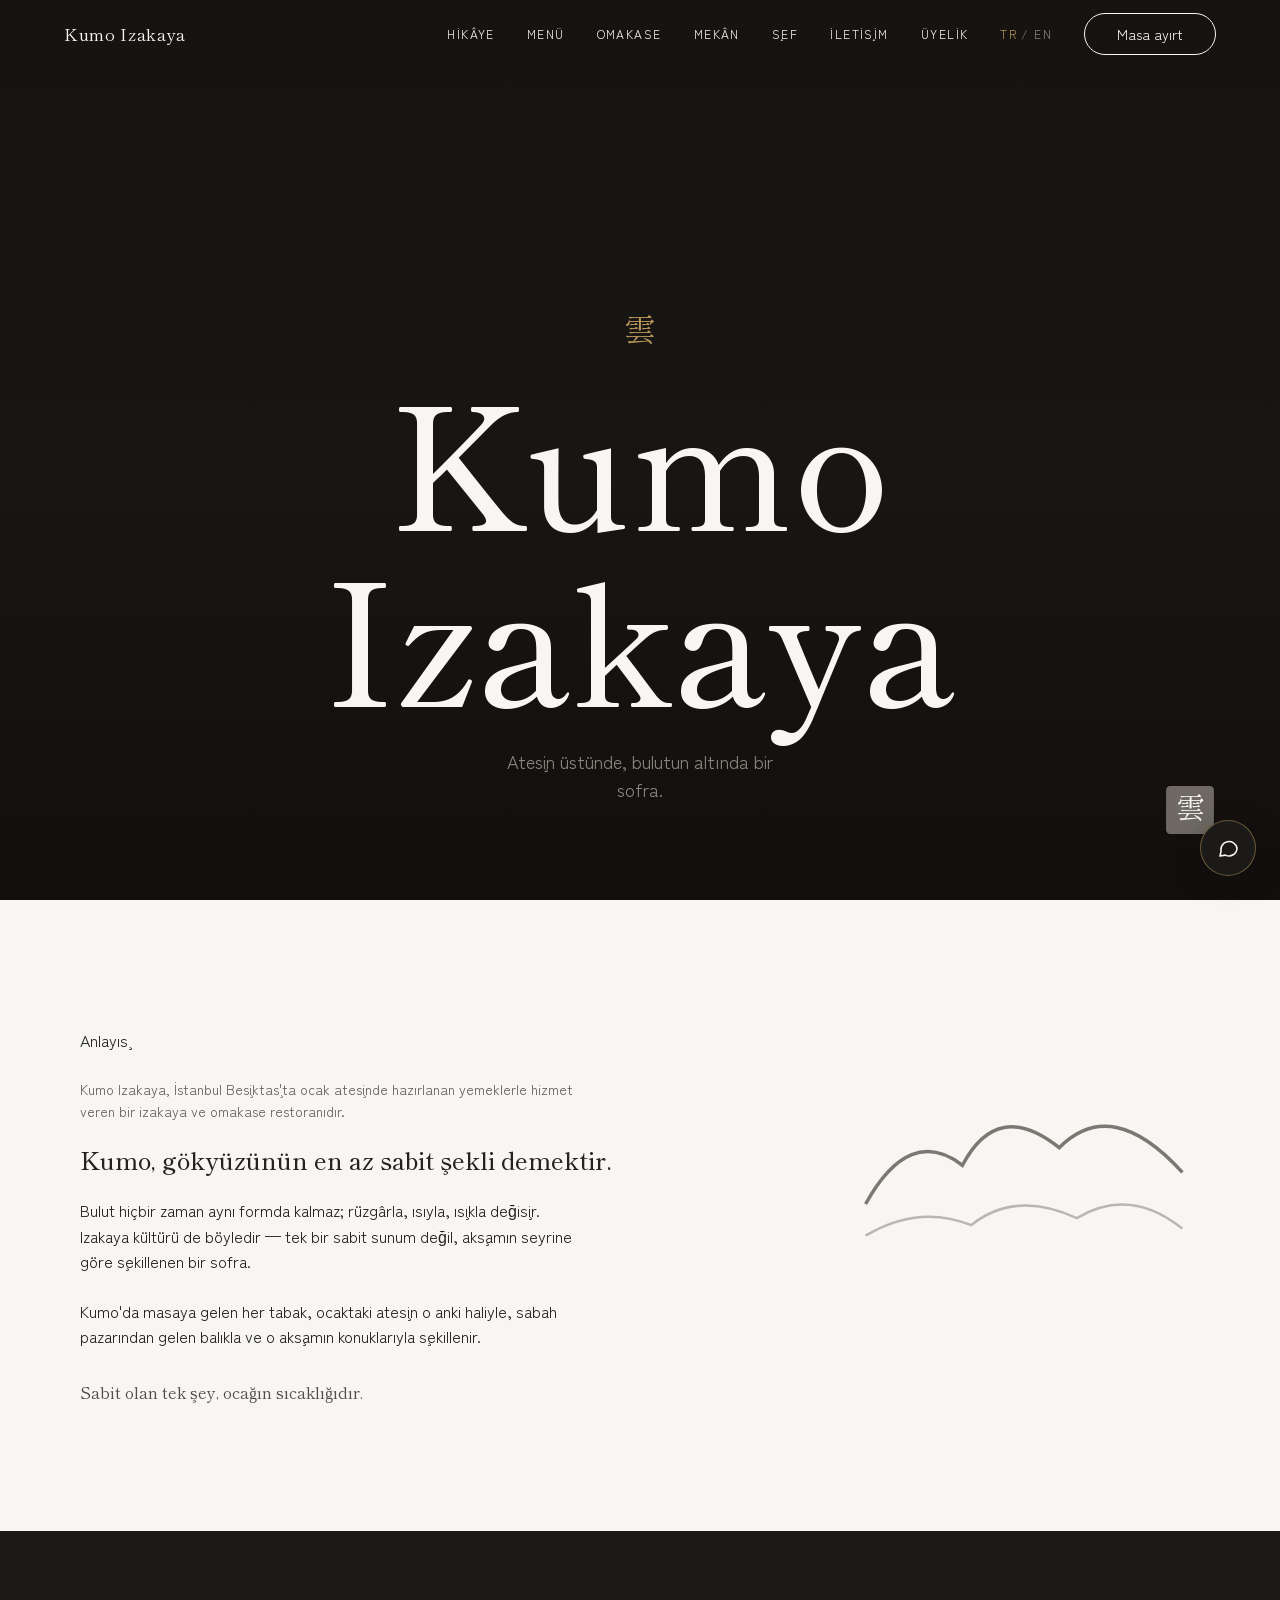
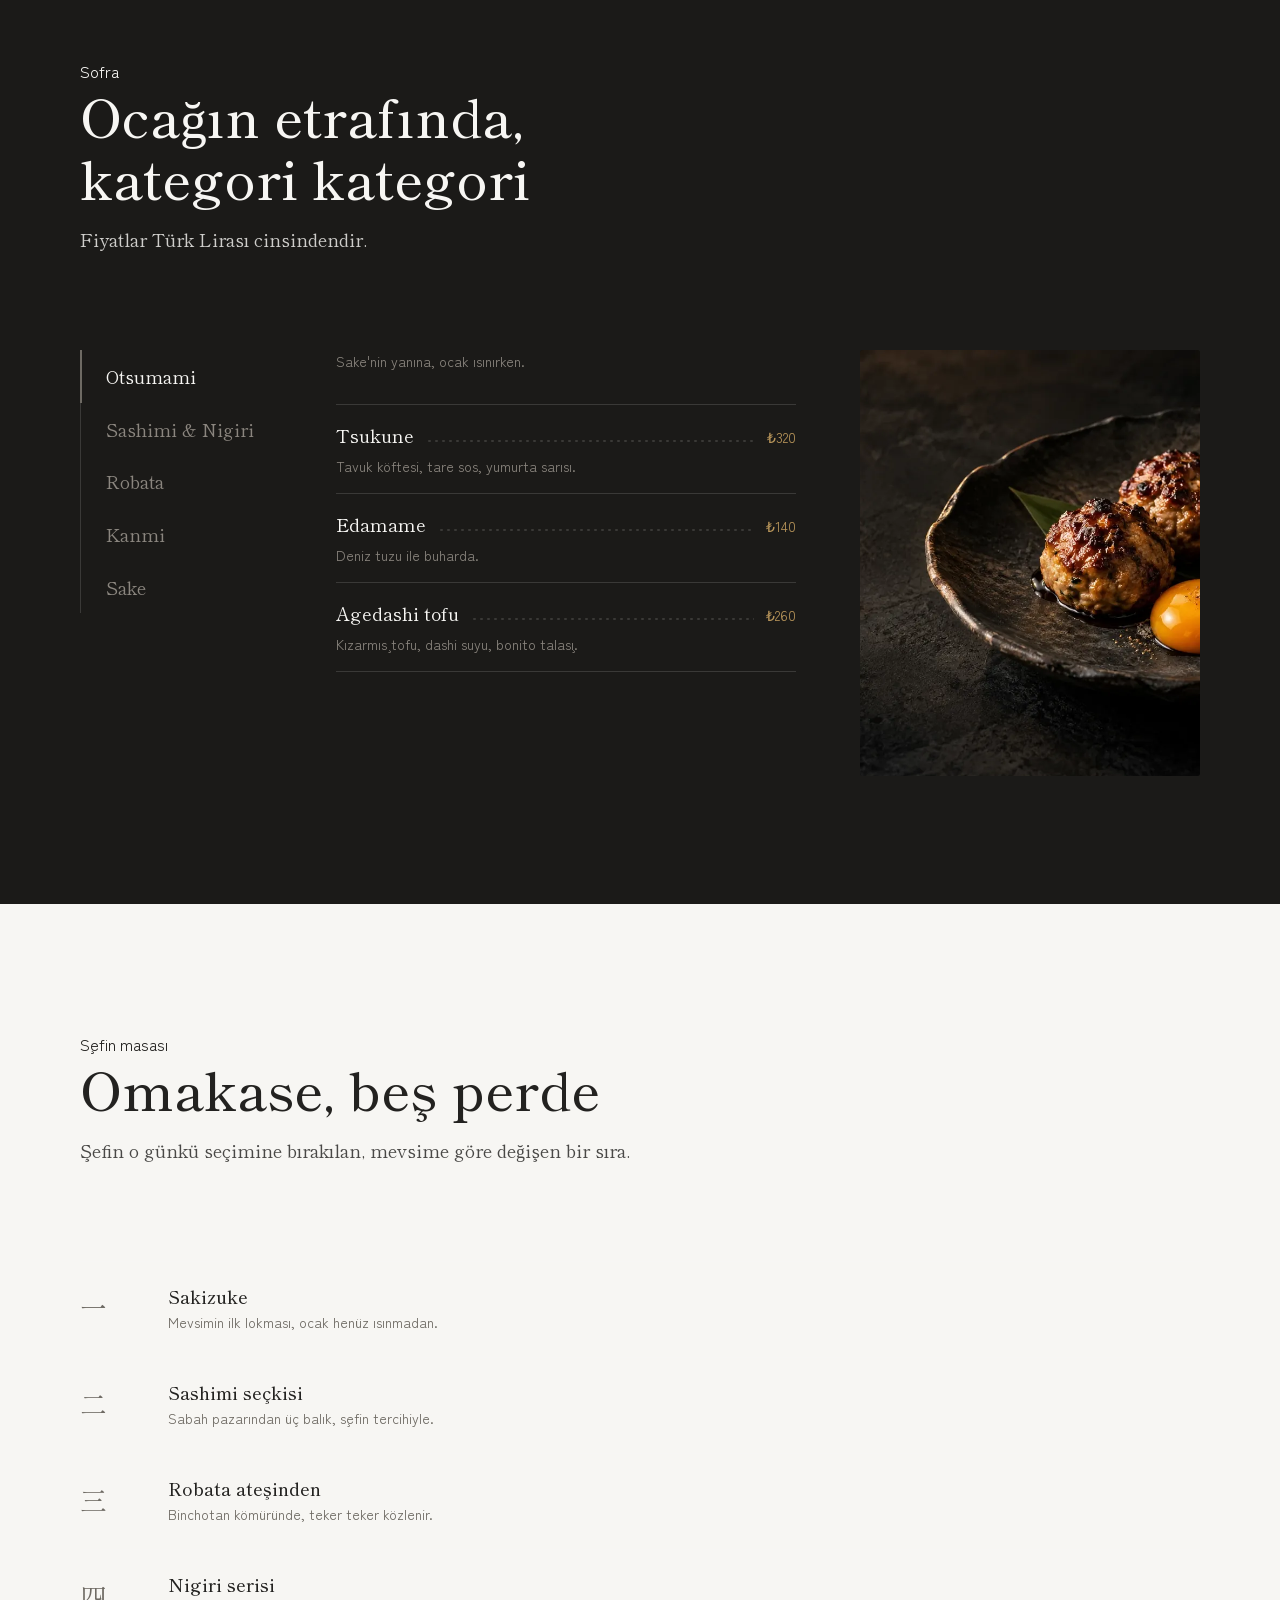
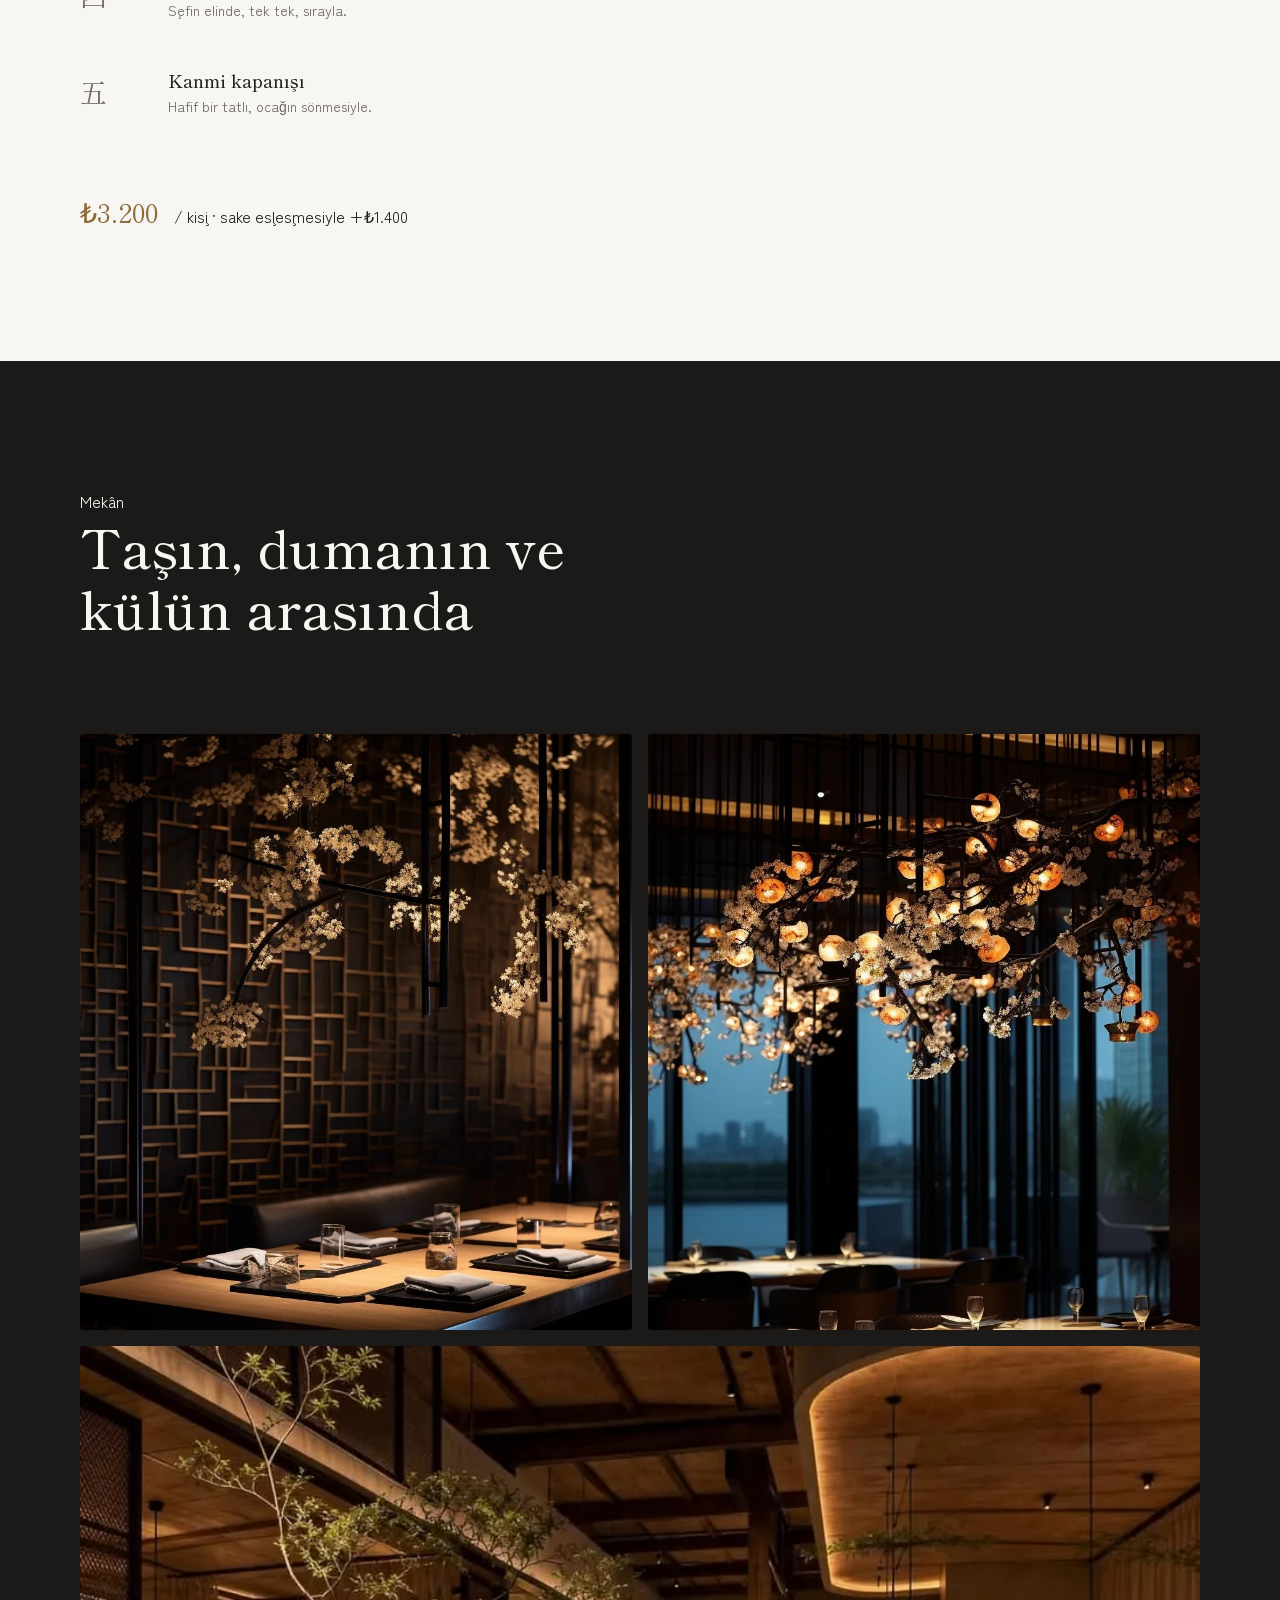
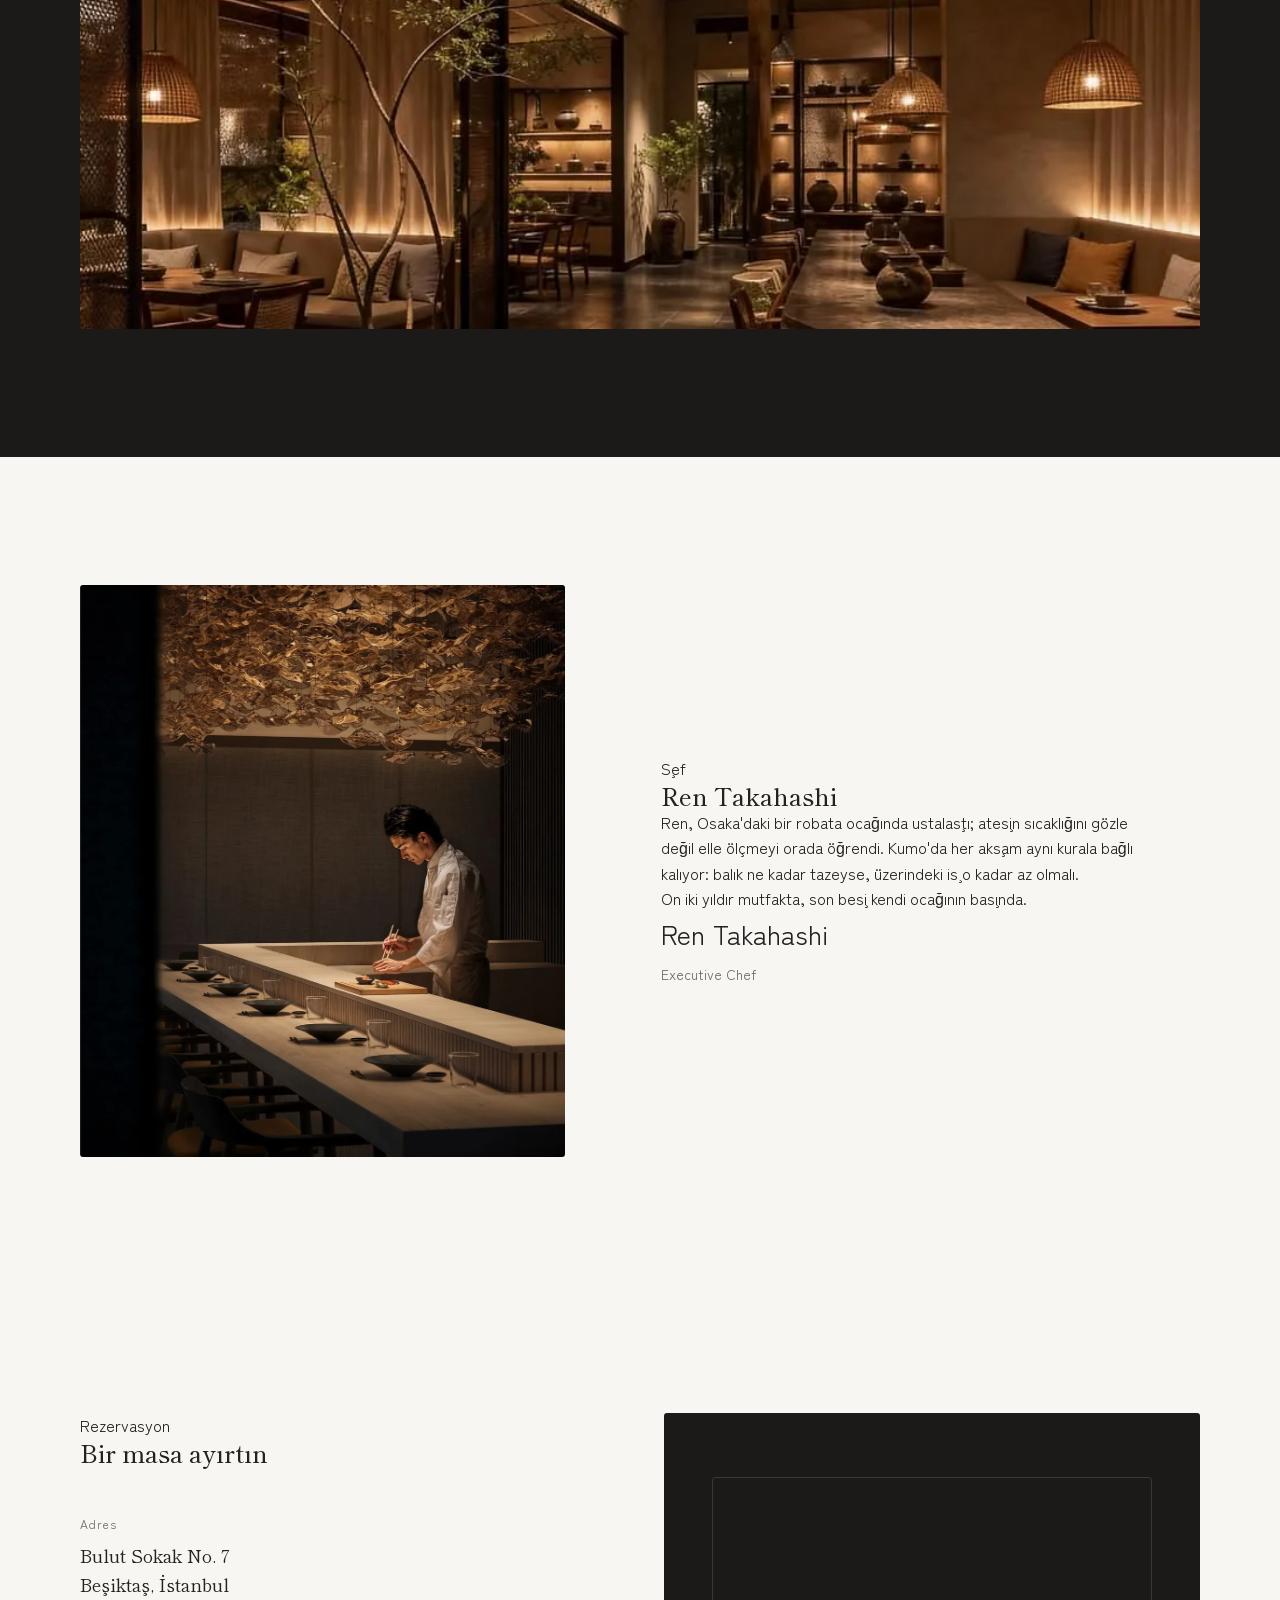
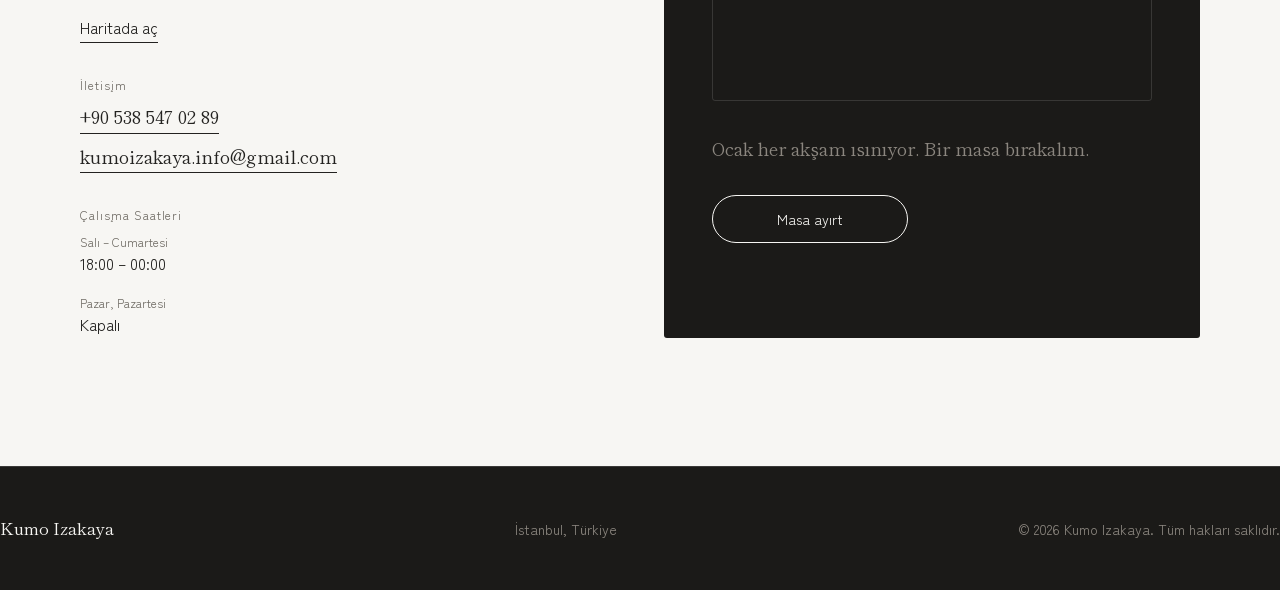
<file: index.html>
<!DOCTYPE html>
<html lang="tr">
<head>
<meta charset="utf-8">
<meta name="viewport" content="width=device-width, initial-scale=1">
<title data-i18n="meta-title">Kumo Izakaya — Beşiktaş'ta İzakaya ve Omakase</title>
<meta name="description" data-i18n-content="meta-desc" content="Kumo Izakaya, İstanbul Beşiktaş'ta ocak ateşi ve mevsimin balığı üzerine kurulu bir izakaya. Omakase, robata ve sake eşleşmeleri — masanızı ayırtın.">
<!-- PLACEHOLDER: gerçek alan adı belli olunca bu canonical linki ve aşağıdaki og:url'ü güncelleyin -->
<link rel="canonical" href="https://kumoizakaya.com/">

<link rel="icon" href="favicon.ico" sizes="any">
<link rel="icon" href="assets/icons/favicon-32.png" type="image/png" sizes="32x32">
<link rel="icon" href="assets/icons/favicon-16.png" type="image/png" sizes="16x16">
<link rel="apple-touch-icon" href="assets/icons/apple-touch-icon.png">
<link rel="icon" href="assets/icons/icon-512.png" type="image/png" sizes="512x512">

<meta property="og:type" content="restaurant.restaurant">
<meta property="og:site_name" content="Kumo Izakaya">
<meta property="og:title" data-i18n-content="meta-title" content="Kumo Izakaya — Beşiktaş'ta İzakaya ve Omakase">
<meta property="og:description" data-i18n-content="meta-desc" content="Kumo Izakaya, İstanbul Beşiktaş'ta ocak ateşi ve mevsimin balığı üzerine kurulu bir izakaya. Omakase, robata ve sake eşleşmeleri — masanızı ayırtın.">
<!-- PLACEHOLDER: gerçek alan adı belli olunca güncelleyin -->
<meta property="og:url" content="https://kumoizakaya.com/">
<meta property="og:image" content="https://kumoizakaya.com/assets/icons/og-image.jpg">
<meta property="og:image:width" content="1200">
<meta property="og:image:height" content="630">
<meta property="og:locale" content="tr_TR">
<meta name="twitter:card" content="summary_large_image">
<meta name="twitter:title" data-i18n-content="meta-title" content="Kumo Izakaya — Beşiktaş'ta İzakaya ve Omakase">
<meta name="twitter:description" data-i18n-content="meta-desc" content="Kumo Izakaya, İstanbul Beşiktaş'ta ocak ateşi ve mevsimin balığı üzerine kurulu bir izakaya. Omakase, robata ve sake eşleşmeleri — masanızı ayırtın.">
<meta name="twitter:image" content="https://kumoizakaya.com/assets/icons/og-image.jpg">

<script>
  document.documentElement.classList.add('js');
</script>

<link rel="preconnect" href="https://fonts.googleapis.com">
<link rel="preconnect" href="https://fonts.gstatic.com" crossorigin>
<!-- Google Fonts CSS'i render-blocking olmayan şekilde yükle: LCP metnini
     (wordmark) font indirmesini beklemeden fallback yazı tipiyle boyar,
     font hazır olunca swap eder. -->
<link rel="preload" as="style" href="https://fonts.googleapis.com/css2?family=Shippori+Mincho:wght@400;500&family=Zen+Kaku+Gothic+New:wght@400;500&display=swap">
<link rel="stylesheet" href="https://fonts.googleapis.com/css2?family=Shippori+Mincho:wght@400;500&family=Zen+Kaku+Gothic+New:wght@400;500&display=swap" media="print" onload="this.media='all'">
<noscript><link rel="stylesheet" href="https://fonts.googleapis.com/css2?family=Shippori+Mincho:wght@400;500&family=Zen+Kaku+Gothic+New:wght@400;500&display=swap"></noscript>

<link rel="stylesheet" href="css/tokens.css">
<link rel="stylesheet" href="css/base.css">
<link rel="stylesheet" href="css/layout.css">
<link rel="stylesheet" href="css/components.css">
<link rel="stylesheet" href="css/chat.css">

<!-- Yapısal veri (JSON-LD). Yorum/derecelendirme şeması eklenmedi: sitede
     yorum bölümü yok. Placeholder içerik: telefon, e-posta, adres ve fiyatlar
     tasarım önizlemesi amaçlıdır — gerçek bilgilerle güncellenmeli. -->
<script type="application/ld+json">
{
  "@context": "https://schema.org",
  "@graph": [
    {
      "@type": "Restaurant",
      "@id": "https://kumoizakaya.com/#restaurant",
      "name": "Kumo Izakaya",
      "image": "https://kumoizakaya.com/assets/icons/og-image.jpg",
      "url": "https://kumoizakaya.com/",
      "telephone": "+90-538-547-02-89",
      "email": "kumoizakaya.info@gmail.com",
      "servesCuisine": ["Japanese", "Izakaya", "Omakase"],
      "priceRange": "₺₺₺",
      "acceptsReservations": true,
      "address": {
        "@type": "PostalAddress",
        "streetAddress": "Bulut Sokak No. 7",
        "addressLocality": "Beşiktaş",
        "addressRegion": "İstanbul",
        "addressCountry": "TR"
      },
      "openingHoursSpecification": [
        {
          "@type": "OpeningHoursSpecification",
          "dayOfWeek": ["Tuesday", "Wednesday", "Thursday", "Friday", "Saturday"],
          "opens": "18:00",
          "closes": "23:59"
        }
      ],
      "employee": {
        "@type": "Person",
        "name": "Ren Takahashi",
        "jobTitle": "Executive Chef"
      },
      "hasMenu": { "@id": "https://kumoizakaya.com/#menu" }
    },
    {
      "@type": "Menu",
      "@id": "https://kumoizakaya.com/#menu",
      "name": "Kumo Izakaya Menüsü",
      "inLanguage": "tr",
      "hasMenuSection": [
        {
          "@type": "MenuSection",
          "name": "Otsumami",
          "description": "Sake'nin yanına, ocak ısınırken.",
          "hasMenuItem": [
            { "@type": "MenuItem", "name": "Tsukune", "description": "Tavuk köftesi, tare sos, yumurta sarısı.", "offers": { "@type": "Offer", "price": "320", "priceCurrency": "TRY" } },
            { "@type": "MenuItem", "name": "Edamame", "description": "Deniz tuzu ile buharda.", "offers": { "@type": "Offer", "price": "140", "priceCurrency": "TRY" } },
            { "@type": "MenuItem", "name": "Agedashi tofu", "description": "Kızarmış tofu, dashi suyu, bonito talaşı.", "offers": { "@type": "Offer", "price": "260", "priceCurrency": "TRY" } }
          ]
        },
        {
          "@type": "MenuSection",
          "name": "Sashimi & Nigiri",
          "description": "Günün balığı, sabah pazarından.",
          "hasMenuItem": [
            { "@type": "MenuItem", "name": "Otoro nigiri (2 adet)", "description": "Ton balığının en yağlı kısmı, el yapımı.", "offers": { "@type": "Offer", "price": "780", "priceCurrency": "TRY" } },
            { "@type": "MenuItem", "name": "Hamachi sashimi", "description": "Yemyeşil zencefil ve shiso ile.", "offers": { "@type": "Offer", "price": "520", "priceCurrency": "TRY" } },
            { "@type": "MenuItem", "name": "Uni gunkan", "description": "Deniz kestanesi, nori, sushi pirinci.", "offers": { "@type": "Offer", "price": "640", "priceCurrency": "TRY" } }
          ]
        },
        {
          "@type": "MenuSection",
          "name": "Robata",
          "description": "Binchotan kömüründe, doğrudan ateşin üstünde.",
          "hasMenuItem": [
            { "@type": "MenuItem", "name": "Wagyu kushiyaki", "description": "Şiş üzerinde, kaba deniz tuzu ile.", "offers": { "@type": "Offer", "price": "980", "priceCurrency": "TRY" } },
            { "@type": "MenuItem", "name": "Tütsülenmiş unagi", "description": "Tatlı soya glazürü, sansho biberi.", "offers": { "@type": "Offer", "price": "620", "priceCurrency": "TRY" } },
            { "@type": "MenuItem", "name": "Közlenmiş patlıcan", "description": "Miso sos, susam.", "offers": { "@type": "Offer", "price": "240", "priceCurrency": "TRY" } }
          ]
        },
        {
          "@type": "MenuSection",
          "name": "Kanmi",
          "description": "Ocağın sonunda, hafif bir kapanış.",
          "hasMenuItem": [
            { "@type": "MenuItem", "name": "Matcha tiramisu", "description": "Mascarpone, matcha, kakao.", "offers": { "@type": "Offer", "price": "260", "priceCurrency": "TRY" } },
            { "@type": "MenuItem", "name": "Kinako dondurma", "description": "Kavrulmuş soya unu, kara pekmez.", "offers": { "@type": "Offer", "price": "180", "priceCurrency": "TRY" } }
          ]
        },
        {
          "@type": "MenuSection",
          "name": "Sake",
          "description": "Sommelier eşliğinde, tabağa göre.",
          "hasMenuItem": [
            { "@type": "MenuItem", "name": "Junmai Daiginjo (kadeh)", "description": "Yumuşak, meyvemsi, soğuk servis.", "offers": { "@type": "Offer", "price": "450", "priceCurrency": "TRY" } },
            { "@type": "MenuItem", "name": "Sommelier seçimi (3 kadeh)", "description": "Akşamın menüsüne göre eşleştirilir.", "offers": { "@type": "Offer", "price": "980", "priceCurrency": "TRY" } }
          ]
        },
        {
          "@type": "MenuSection",
          "name": "Omakase",
          "description": "Şefin o günkü seçimine bırakılan, beş perdelik bir sıra: Sakizuke, sashimi seçkisi, robata ateşinden, nigiri serisi, kanmi kapanışı.",
          "hasMenuItem": [
            { "@type": "MenuItem", "name": "Omakase (5 perde)", "description": "Sake eşleşmesiyle +₺1.400.", "offers": { "@type": "Offer", "price": "3200", "priceCurrency": "TRY" } }
          ]
        }
      ]
    }
  ]
}
</script>
</head>
<body>

<a class="skip-link" href="#main" data-i18n="skip-link">İçeriğe geç</a>

<header class="topbar" id="topbar">
  <a class="topbar__mark" href="#top">Kumo Izakaya</a>

  <button class="nav-toggle" type="button" id="nav-toggle" aria-expanded="false" aria-controls="topbar-nav" aria-label="Menüyü aç">
    <span class="nav-toggle__bars" aria-hidden="true"></span>
  </button>

  <nav class="topbar__nav" id="topbar-nav">
    <a class="topbar__link" href="#hikaye" data-i18n="nav-story">Hikâye</a>
    <a class="topbar__link" href="#menu" data-i18n="nav-menu">Menü</a>
    <a class="topbar__link" href="#omakase" data-i18n="nav-omakase">Omakase</a>
    <a class="topbar__link" href="#mekan" data-i18n="nav-venue">Mekân</a>
    <a class="topbar__link" href="#sef" data-i18n="nav-chef">Şef</a>
    <a class="topbar__link" href="#rezervasyon" data-i18n="nav-contact">İletişim</a>
    <a class="topbar__link" href="hesap.html" id="nav-account" data-i18n="nav-account">Üyelik</a>
    <div class="lang-switch" role="group" aria-label="Dil seçimi">
      <button type="button" data-lang="tr" aria-pressed="true" aria-label="Türkçe">TR</button>
      <span aria-hidden="true">/</span>
      <button type="button" data-lang="en" aria-pressed="false" aria-label="English">EN</button>
    </div>
    <button class="btn-pill" type="button" data-open-reserve data-i18n="nav-reserve">Masa ayırt</button>
  </nav>
</header>

<main id="main">

  <!-- ============================== HERO ============================== -->
  <section class="hero" id="top" aria-label="Kumo Izakaya" data-ground="dark">
    <div class="hero__sticky">
      <!-- Dekoratif arka plan videosu: ilk scroll'da oynamaya başlar ve loop'a girer.
           Kaynak (masaüstü/mobil) js/hero-video.js içinde seçilir. -->
      <video class="hero__video" muted loop playsinline preload="auto" aria-hidden="true" tabindex="-1"
             data-src="assets/video/hero.mp4" data-src-mobile="assets/video/hero-mobile.mp4"></video>
      <div class="hero__scrim" aria-hidden="true"></div>
      <div class="hero__loading" aria-hidden="true"></div>
      <div class="hero__overlay">
        <div class="hero__content">
          <div class="hero__kanji" aria-hidden="true">雲</div>
          <h1 class="wordmark">Kumo Izakaya</h1>
          <p class="hero__sub" data-i18n="hero-sub">Ateşin üstünde, bulutun altında bir sofra.</p>
        </div>
        <div class="hero__seal" aria-hidden="true">
          <svg viewBox="0 0 100 100">
            <rect x="4" y="4" width="92" height="92" rx="8" fill="currentColor"/>
            <text x="50" y="68" text-anchor="middle" font-family="'Shippori Mincho', serif" font-size="56" fill="#F7F6F3">雲</text>
          </svg>
        </div>
      </div>
      <div class="hero__hint" aria-hidden="true"><span data-i18n="hero-scroll-hint">Kaydır</span></div>
    </div>
  </section>

  <!-- ============================== HİKÂYE ============================== -->
  <section class="section section--washi" id="hikaye" aria-labelledby="story-h" data-ground="light">
    <div class="wrap story">
      <div class="story__text reveal">
        <span class="eyebrow" data-i18n="story-eyebrow">Anlayış</span>
        <p data-i18n="story-intro" style="font-family:var(--font-body);font-size:var(--step-small);opacity:.7">Kumo Izakaya, İstanbul Beşiktaş'ta ocak ateşinde hazırlanan yemeklerle hizmet veren bir izakaya ve omakase restoranıdır.</p>
        <h2 id="story-h" class="section__head" style="margin-bottom:0" data-i18n="story-h">Kumo, gökyüzünün en az sabit şekli demektir.</h2>
        <p data-i18n="story-p1">Bulut hiçbir zaman aynı formda kalmaz; rüzgârla, ısıyla, ışıkla değişir. Izakaya kültürü de böyledir — tek bir sabit sunum değil, akşamın seyrine göre şekillenen bir sofra.</p>
        <p data-i18n="story-p2">Kumo'da masaya gelen her tabak, ocaktaki ateşin o anki haliyle, sabah pazarından gelen balıkla ve o akşamın konuklarıyla şekillenir.</p>
        <p class="pull-line" data-i18n="story-pull">Sabit olan tek şey, ocağın sıcaklığıdır.</p>
      </div>
      <div class="story__motif reveal" aria-hidden="true">
        <svg viewBox="0 0 200 140">
          <path d="M10 100 Q35 55 65 78 Q85 40 120 68 Q150 38 190 82" fill="none" stroke="currentColor" stroke-width="2"/>
          <path d="M10 118 Q40 100 70 112 Q95 92 130 108 Q160 90 190 114" fill="none" stroke="currentColor" stroke-width="1.4" opacity=".5"/>
        </svg>
      </div>
    </div>
  </section>

  <!-- ============================== MENÜ ============================== -->
  <section class="section section--sumi" id="menu" aria-labelledby="menu-h" data-ground="dark">
    <div class="wrap">
      <div class="section__head reveal">
        <span class="eyebrow" data-i18n="menu-eyebrow">Sofra</span>
        <h2 id="menu-h" data-i18n="menu-h">Ocağın etrafında, kategori kategori</h2>
        <p data-i18n="menu-sub">Fiyatlar Türk Lirası cinsindendir.</p>
      </div>

      <div class="menu reveal">
        <div class="menu-tabs" role="tablist" aria-orientation="vertical" aria-label="Menü kategorileri" id="menu-tablist">
          <button class="menu-tab" role="tab" id="tab-otsumami" aria-controls="panel-otsumami" aria-selected="true" data-i18n="cat-otsumami">Otsumami</button>
          <button class="menu-tab" role="tab" id="tab-sashimi" aria-controls="panel-sashimi" aria-selected="false" tabindex="-1" data-i18n="cat-sashimi">Sashimi &amp; Nigiri</button>
          <button class="menu-tab" role="tab" id="tab-robata" aria-controls="panel-robata" aria-selected="false" tabindex="-1" data-i18n="cat-robata">Robata</button>
          <button class="menu-tab" role="tab" id="tab-kanmi" aria-controls="panel-kanmi" aria-selected="false" tabindex="-1" data-i18n="cat-kanmi">Kanmi</button>
          <button class="menu-tab" role="tab" id="tab-sake" aria-controls="panel-sake" aria-selected="false" tabindex="-1" data-i18n="cat-sake">Sake</button>
        </div>

        <div class="menu-panels">
          <div class="menu-panel" data-active role="tabpanel" id="panel-otsumami" aria-labelledby="tab-otsumami" data-photo="otsumami">
            <p class="menu-panel__desc" data-i18n="cat-otsumami-desc">Sake'nin yanına, ocak ısınırken.</p>
            <ul class="dish-list">
              <li class="dish">
                <div class="dish__row"><span class="dish__name" data-i18n="dish-tsukune">Tsukune</span><span class="dish__leader" aria-hidden="true"></span><span class="dish__price">₺320</span></div>
                <p class="dish__desc" data-i18n="dish-tsukune-desc">Tavuk köftesi, tare sos, yumurta sarısı.</p>
              </li>
              <li class="dish">
                <div class="dish__row"><span class="dish__name" data-i18n="dish-edamame">Edamame</span><span class="dish__leader" aria-hidden="true"></span><span class="dish__price">₺140</span></div>
                <p class="dish__desc" data-i18n="dish-edamame-desc">Deniz tuzu ile buharda.</p>
              </li>
              <li class="dish">
                <div class="dish__row"><span class="dish__name" data-i18n="dish-agedashi">Agedashi tofu</span><span class="dish__leader" aria-hidden="true"></span><span class="dish__price">₺260</span></div>
                <p class="dish__desc" data-i18n="dish-agedashi-desc">Kızarmış tofu, dashi suyu, bonito talaşı.</p>
              </li>
            </ul>
          </div>

          <div class="menu-panel" role="tabpanel" id="panel-sashimi" aria-labelledby="tab-sashimi" hidden data-photo="sashimi">
            <p class="menu-panel__desc" data-i18n="cat-sashimi-desc">Günün balığı, sabah pazarından.</p>
            <ul class="dish-list">
              <li class="dish">
                <div class="dish__row"><span class="dish__name" data-i18n="dish-otoro">Otoro nigiri (2 adet)</span><span class="dish__leader" aria-hidden="true"></span><span class="dish__price">₺780</span></div>
                <p class="dish__desc" data-i18n="dish-otoro-desc">Ton balığının en yağlı kısmı, el yapımı.</p>
              </li>
              <li class="dish">
                <div class="dish__row"><span class="dish__name" data-i18n="dish-hamachi">Hamachi sashimi</span><span class="dish__leader" aria-hidden="true"></span><span class="dish__price">₺520</span></div>
                <p class="dish__desc" data-i18n="dish-hamachi-desc">Yemyeşil zencefil ve shiso ile.</p>
              </li>
              <li class="dish">
                <div class="dish__row"><span class="dish__name" data-i18n="dish-uni">Uni gunkan</span><span class="dish__leader" aria-hidden="true"></span><span class="dish__price">₺640</span></div>
                <p class="dish__desc" data-i18n="dish-uni-desc">Deniz kestanesi, nori, sushi pirinci.</p>
              </li>
            </ul>
          </div>

          <div class="menu-panel" role="tabpanel" id="panel-robata" aria-labelledby="tab-robata" hidden data-photo="robata">
            <p class="menu-panel__desc" data-i18n="cat-robata-desc">Binchotan kömüründe, doğrudan ateşin üstünde.</p>
            <ul class="dish-list">
              <li class="dish">
                <div class="dish__row"><span class="dish__name" data-i18n="dish-wagyu">Wagyu kushiyaki</span><span class="dish__leader" aria-hidden="true"></span><span class="dish__price">₺980</span></div>
                <p class="dish__desc" data-i18n="dish-wagyu-desc">Şiş üzerinde, kaba deniz tuzu ile.</p>
              </li>
              <li class="dish">
                <div class="dish__row"><span class="dish__name" data-i18n="dish-unagi">Tütsülenmiş unagi</span><span class="dish__leader" aria-hidden="true"></span><span class="dish__price">₺620</span></div>
                <p class="dish__desc" data-i18n="dish-unagi-desc">Tatlı soya glazürü, sansho biberi.</p>
              </li>
              <li class="dish">
                <div class="dish__row"><span class="dish__name" data-i18n="dish-nasu">Közlenmiş patlıcan</span><span class="dish__leader" aria-hidden="true"></span><span class="dish__price">₺240</span></div>
                <p class="dish__desc" data-i18n="dish-nasu-desc">Miso sos, susam.</p>
              </li>
            </ul>
          </div>

          <div class="menu-panel" role="tabpanel" id="panel-kanmi" aria-labelledby="tab-kanmi" hidden data-photo="kanmi">
            <p class="menu-panel__desc" data-i18n="cat-kanmi-desc">Ocağın sonunda, hafif bir kapanış.</p>
            <ul class="dish-list">
              <li class="dish">
                <div class="dish__row"><span class="dish__name" data-i18n="dish-matcha">Matcha tiramisu</span><span class="dish__leader" aria-hidden="true"></span><span class="dish__price">₺260</span></div>
                <p class="dish__desc" data-i18n="dish-matcha-desc">Mascarpone, matcha, kakao.</p>
              </li>
              <li class="dish">
                <div class="dish__row"><span class="dish__name" data-i18n="dish-kinako">Kinako dondurma</span><span class="dish__leader" aria-hidden="true"></span><span class="dish__price">₺180</span></div>
                <p class="dish__desc" data-i18n="dish-kinako-desc">Kavrulmuş soya unu, kara pekmez.</p>
              </li>
            </ul>
          </div>

          <div class="menu-panel" role="tabpanel" id="panel-sake" aria-labelledby="tab-sake" hidden data-photo="sake">
            <p class="menu-panel__desc" data-i18n="cat-sake-desc">Sommelier eşliğinde, tabağa göre.</p>
            <ul class="dish-list">
              <li class="dish">
                <div class="dish__row"><span class="dish__name" data-i18n="dish-junmai">Junmai Daiginjo (kadeh)</span><span class="dish__leader" aria-hidden="true"></span><span class="dish__price">₺450</span></div>
                <p class="dish__desc" data-i18n="dish-junmai-desc">Yumuşak, meyvemsi, soğuk servis.</p>
              </li>
              <li class="dish">
                <div class="dish__row"><span class="dish__name" data-i18n="dish-tasting">Sommelier seçimi (3 kadeh)</span><span class="dish__leader" aria-hidden="true"></span><span class="dish__price">₺980</span></div>
                <p class="dish__desc" data-i18n="dish-tasting-desc">Akşamın menüsüne göre eşleştirilir.</p>
              </li>
            </ul>
          </div>
        </div>

        <div class="menu-photo">
          <div class="menu-photo__img" data-active data-photo="otsumami" role="img" aria-hidden="false" aria-label="Tsukune: ızgara tavuk köftesi ve çiğ yumurta sarısı" data-i18n-aria-label="menu-photo-otsumami-alt" style="background-image:var(--img-dish-otsumami)"></div>
          <div class="menu-photo__img" data-photo="sashimi" data-lazy-bg role="img" aria-hidden="true" aria-label="Otoro nigiri, iki adet, koyu bir tabakta" data-i18n-aria-label="menu-photo-sashimi-alt" style="background-image:var(--img-dish-sashimi)"></div>
          <div class="menu-photo__img" data-photo="robata" data-lazy-bg role="img" aria-hidden="true" aria-label="Wagyu kushiyaki, şiş üzerinde ızgara edilmiş" data-i18n-aria-label="menu-photo-robata-alt" style="background-image:var(--img-dish-robata)"></div>
          <div class="menu-photo__img" data-photo="kanmi" data-lazy-bg role="img" aria-hidden="true" aria-label="Matcha tiramisu, matcha ve kakao tozuyla" data-i18n-aria-label="menu-photo-kanmi-alt" style="background-image:var(--img-dish-kanmi)"></div>
          <div class="menu-photo__img" data-photo="sake" data-lazy-bg role="img" aria-hidden="true" aria-label="Bir kadeh sake, koyu bir zeminde" data-i18n-aria-label="menu-photo-sake-alt" style="background-image:var(--img-dish-sake);background-position:center 35%"></div>
        </div>
      </div>
    </div>
  </section>

  <!-- ============================== OMAKASE ============================== -->
  <section class="section section--washi" id="omakase" aria-labelledby="omakase-h" data-ground="light">
    <div class="wrap">
      <div class="section__head reveal">
        <span class="eyebrow" data-i18n="omakase-eyebrow">Şefin masası</span>
        <h2 id="omakase-h" data-i18n="omakase-h">Omakase, beş perde</h2>
        <p data-i18n="omakase-sub">Şefin o günkü seçimine bırakılan, mevsime göre değişen bir sıra.</p>
      </div>
      <ol class="kaiseki">
        <li class="kaiseki-step reveal">
          <span class="kaiseki-step__num" aria-hidden="true">一</span>
          <div>
            <h3 class="kaiseki-step__name" data-i18n="kaiseki-1-name">Sakizuke</h3>
            <p class="kaiseki-step__desc" data-i18n="kaiseki-1-desc">Mevsimin ilk lokması, ocak henüz ısınmadan.</p>
          </div>
        </li>
        <li class="kaiseki-step reveal">
          <span class="kaiseki-step__num" aria-hidden="true">二</span>
          <div>
            <h3 class="kaiseki-step__name" data-i18n="kaiseki-2-name">Sashimi seçkisi</h3>
            <p class="kaiseki-step__desc" data-i18n="kaiseki-2-desc">Sabah pazarından üç balık, şefin tercihiyle.</p>
          </div>
        </li>
        <li class="kaiseki-step reveal">
          <span class="kaiseki-step__num" aria-hidden="true">三</span>
          <div>
            <h3 class="kaiseki-step__name" data-i18n="kaiseki-3-name">Robata ateşinden</h3>
            <p class="kaiseki-step__desc" data-i18n="kaiseki-3-desc">Binchotan kömüründe, teker teker közlenir.</p>
          </div>
        </li>
        <li class="kaiseki-step reveal">
          <span class="kaiseki-step__num" aria-hidden="true">四</span>
          <div>
            <h3 class="kaiseki-step__name" data-i18n="kaiseki-4-name">Nigiri serisi</h3>
            <p class="kaiseki-step__desc" data-i18n="kaiseki-4-desc">Şefin elinde, tek tek, sırayla.</p>
          </div>
        </li>
        <li class="kaiseki-step reveal">
          <span class="kaiseki-step__num" aria-hidden="true">五</span>
          <div>
            <h3 class="kaiseki-step__name" data-i18n="kaiseki-5-name">Kanmi kapanışı</h3>
            <p class="kaiseki-step__desc" data-i18n="kaiseki-5-desc">Hafif bir tatlı, ocağın sönmesiyle.</p>
          </div>
        </li>
      </ol>
      <div class="omakase__price">
        <span class="omakase__price-value">₺3.200</span>
        <span data-i18n="omakase-price-note">/ kişi · sake eşleşmesiyle +₺1.400</span>
      </div>
    </div>
  </section>

  <!-- ============================== MEKÂN ============================== -->
  <section class="section section--sumi" id="mekan" aria-labelledby="venue-h" data-ground="dark">
    <div class="wrap">
      <div class="section__head reveal">
        <span class="eyebrow" data-i18n="venue-eyebrow">Mekân</span>
        <h2 id="venue-h" data-i18n="venue-h">Taşın, dumanın ve külün arasında</h2>
      </div>
      <div class="venue">
        <div class="media venue__item--hall reveal" data-lazy-bg role="img" aria-label="Kiraz çiçeği dallarının altında, ahşap kafesli bir loca" data-i18n-aria-label="venue-hall-alt" style="background-image:var(--img-hall);background-position:center 30%"></div>
        <div class="media venue__item--corridor reveal" data-lazy-bg role="img" aria-label="Şehir manzaralı, fener ışıklı bir masa" data-i18n-aria-label="venue-corridor-alt" style="background-image:var(--img-corridor);background-position:center 25%"></div>
        <div class="media venue__item--private reveal" data-lazy-bg role="img" aria-label="Ahşap tavanlı, taş zeminli ana salon" data-i18n-aria-label="venue-private-alt" style="background-image:var(--img-private);background-position:center 40%"></div>
      </div>
    </div>
  </section>

  <!-- ============================== ŞEF ============================== -->
  <section class="section section--washi" id="sef" aria-labelledby="chef-h" data-ground="light">
    <div class="wrap chef">
      <div class="media chef__media reveal" data-lazy-bg role="img" aria-label="Şef, asma yaprak desenli bir tavan enstalasyonunun altında, tezgahta bir tabağı tamamlıyor" data-i18n-aria-label="chef-photo-alt" style="background-image:var(--img-chef)"></div>
      <div class="reveal">
        <span class="eyebrow" data-i18n="chef-eyebrow">Şef</span>
        <h2 id="chef-h" class="section__head" style="margin-bottom:0" data-i18n="chef-name">Ren Takahashi</h2>
        <p data-i18n="chef-p1">Ren, Osaka'daki bir robata ocağında ustalaştı; ateşin sıcaklığını gözle değil elle ölçmeyi orada öğrendi. Kumo'da her akşam aynı kurala bağlı kalıyor: balık ne kadar tazeyse, üzerindeki iş o kadar az olmalı.</p>
        <p data-i18n="chef-p2">On iki yıldır mutfakta, son beşi kendi ocağının başında.</p>
        <span class="chef__name">Ren Takahashi<span class="chef__role" data-i18n="chef-role">Executive Chef</span></span>
      </div>
    </div>
  </section>

  <!-- ============================== REZERVASYON ============================== -->
  <section class="section section--washi" id="rezervasyon" aria-labelledby="reserve-h" data-ground="light">
    <div class="wrap reserve">
      <div class="reserve__info reveal">
        <span class="eyebrow" data-i18n="reserve-eyebrow">Rezervasyon</span>
        <h2 id="reserve-h" class="section__head" style="margin-bottom:var(--sp-7)" data-i18n="reserve-h">Bir masa ayırtın</h2>

        <div class="reserve__block">
          <span class="reserve__label" data-i18n="reserve-address-label">Adres</span>
          <p class="reserve__value" data-i18n="reserve-address-value">Bulut Sokak No. 7<br>Beşiktaş, İstanbul</p>
          <p style="margin-top:var(--sp-4)">
            <a class="text-link" href="https://maps.google.com/?q=Kumo+Izakaya+Istanbul" target="_blank" rel="noopener"><span data-i18n="reserve-map-link">Haritada aç</span><span class="sr-only" data-i18n="new-tab-hint"> (yeni sekmede açılır)</span></a>
          </p>
        </div>

        <div class="reserve__block">
          <span class="reserve__label" data-i18n="reserve-contact-label">İletişim</span>
          <p class="reserve__value">
            <a class="text-link" href="tel:+905385470289">+90 538 547 02 89</a><br>
            <a class="text-link" href="mailto:kumoizakaya.info@gmail.com" style="margin-top:var(--sp-2);display:inline-block">kumoizakaya.info@gmail.com</a>
          </p>
        </div>

        <div class="reserve__block">
          <span class="reserve__label" data-i18n="reserve-hours-label">Çalışma Saatleri</span>
          <dl>
            <dt data-i18n="reserve-hours-days1">Salı – Cumartesi</dt>
            <dd>18:00 – 00:00</dd>
            <dt data-i18n="reserve-hours-days2">Pazar, Pazartesi</dt>
            <dd data-i18n="reserve-hours-closed">Kapalı</dd>
          </dl>
        </div>
      </div>

      <div class="reserve__cta reveal">
        <iframe class="reserve__map" src="https://maps.google.com/maps?q=Bulut%20Sokak%20No.%207%2C%20Be%C5%9Fikta%C5%9F%2C%20%C4%B0stanbul&t=&z=15&ie=UTF8&iwloc=&output=embed" title="Kumo Izakaya harita" data-i18n-title="reserve-map-title" loading="lazy" referrerpolicy="no-referrer-when-downgrade"></iframe>
        <p data-i18n="reserve-cta-body">Ocak her akşam ısınıyor. Bir masa bırakalım.</p>
        <button class="btn-pill" type="button" data-open-reserve data-i18n="nav-reserve">Masa ayırt</button>
      </div>
    </div>
  </section>

</main>

<!-- ============================== REZERVASYON POPUP ============================== -->
<dialog class="reserve-dialog" id="reserve-dialog" aria-labelledby="reserve-dialog-h">
  <button class="reserve-dialog__close" type="button" data-close-reserve aria-label="Kapat" data-i18n-aria-label="dialog-close">&times;</button>
  <div class="reserve-dialog__inner">

    <div class="form-error-summary" id="form-error-summary" role="alert" tabindex="-1">
      <h3 id="form-error-title" data-i18n="form-error-title">Bir sorun var</h3>
      <ul id="form-error-list"></ul>
    </div>

    <form class="reserve-form" id="reserve-form" novalidate>
      <h2 id="reserve-dialog-h" data-i18n="reserve-h">Bir masa ayırtın</h2>
      <p class="reserve-member" id="reserve-member" data-i18n="reserve-member-guest">Üye misiniz? <a class="text-link" href="hesap.html">Giriş yapın</a> — bilgileriniz hazır gelsin, her ziyarette damga kazanın.</p>

      <div class="field-row">
        <div class="field" id="field-date">
          <label for="r-date" data-i18n="form-date">Tarih</label>
          <input type="date" id="r-date" name="date" required aria-describedby="err-date">
          <p class="field__error" id="err-date" data-i18n="form-date-error">Lütfen bir tarih seçin.</p>
        </div>
        <div class="field" id="field-party">
          <label for="r-party" data-i18n="form-party">Kişi sayısı</label>
          <select id="r-party" name="party" required aria-describedby="err-party party-hint">
            <option value="" disabled selected data-i18n="form-select">Seçin</option>
            <option value="1" data-i18n="form-guests-1">1 kişi</option>
            <option value="2" data-i18n="form-guests-2">2 kişi</option>
            <option value="3" data-i18n="form-guests-3">3 kişi</option>
            <option value="4" data-i18n="form-guests-4">4 kişi</option>
            <option value="5" data-i18n="form-guests-5">5 kişi</option>
            <option value="6" data-i18n="form-guests-6">6 kişi</option>
            <option value="7" data-i18n="form-guests-7">7 kişi (özel oda)</option>
            <option value="8" data-i18n="form-guests-8">8 kişi (özel oda)</option>
            <option value="more" data-i18n="form-guests-more">9 veya daha fazla (bizi arayın)</option>
          </select>
          <p class="field__error" id="err-party" data-i18n="form-party-error">Lütfen kişi sayısını seçin.</p>
        </div>
      </div>
      <p class="field__hint field__hint--block" id="party-hint" aria-live="polite" hidden></p>

      <div class="field-check">
        <input type="checkbox" id="r-private" name="private">
        <label for="r-private" data-i18n="form-private">Özel oda talep ediyorum</label>
      </div>

      <div class="field" id="field-time">
        <label for="r-time" data-i18n="form-time">Saat</label>
        <select id="r-time" name="time" required disabled aria-describedby="err-time time-hint">
          <option value="" disabled selected data-i18n="form-time-first">Önce tarih ve kişi sayısı seçin</option>
        </select>
        <p class="field__hint" id="time-hint" aria-live="polite"></p>
        <p class="field__error" id="err-time" data-i18n="form-time-error">Lütfen bir saat seçin.</p>
      </div>

      <div class="field" id="field-name">
        <label for="r-name" data-i18n="form-name">Ad soyad</label>
        <input type="text" id="r-name" name="name" autocomplete="name" required maxlength="100" aria-describedby="err-name">
        <p class="field__error" id="err-name" data-i18n="form-name-error">Lütfen adınızı girin.</p>
      </div>

      <div class="field" id="field-phone">
        <label for="r-phone" data-i18n="form-phone">Telefon</label>
        <input type="tel" id="r-phone" name="phone" autocomplete="tel" inputmode="tel" required minlength="7" maxlength="30" aria-describedby="err-phone" placeholder="+90 5XX XXX XX XX">
        <p class="field__error" id="err-phone" data-i18n="form-phone-error">Lütfen geçerli bir telefon numarası girin.</p>
      </div>

      <div class="field" id="field-email">
        <label for="r-email" data-i18n="form-email">E-posta</label>
        <input type="email" id="r-email" name="email" autocomplete="email" required maxlength="200" aria-describedby="err-email">
        <p class="field__error" id="err-email" data-i18n="form-email-error">Onay e-postası için geçerli bir adres girin.</p>
      </div>

      <div class="field" id="field-note">
        <label for="r-note"><span data-i18n="form-note">Not</span> <span data-i18n="form-optional">(opsiyonel)</span></label>
        <textarea id="r-note" name="note" rows="3" maxlength="500"></textarea>
      </div>

      <div class="field" id="field-consent">
        <div class="field-check">
          <input type="checkbox" id="r-consent" name="consent" required aria-describedby="err-consent">
          <label for="r-consent"><span data-i18n="form-consent">Kişisel verilerimin rezervasyon amacıyla işlenmesini kabul ediyorum.</span> <a href="kvkk.html" target="_blank" rel="noopener" data-i18n="form-consent-link">Aydınlatma Metni</a></label>
        </div>
        <p class="field__error" id="err-consent" data-i18n="form-consent-error">Devam etmek için onay vermeniz gerekiyor.</p>
      </div>

      <div class="turnstile-box" id="turnstile-box"></div>

      <p class="form-server-error" id="form-server-error" role="alert" hidden></p>

      <button class="reserve-form__submit" id="reserve-submit" type="submit" data-i18n="form-submit">Masayı ayırt</button>
    </form>

    <div id="reserve-confirm" class="reserve-confirm" hidden>
      <div class="reserve-confirm__mark" aria-hidden="true">&#10003;</div>
      <h2 tabindex="-1" id="reserve-confirm-h" data-i18n="confirm-title">Rezervasyonunuz onaylandı</h2>
      <p style="margin-top:var(--sp-3)"><span data-i18n="confirm-body-1">Masanız ayrıldı:</span> <strong id="reserve-confirm-details"></strong>. <span data-i18n="confirm-body-2">Onay e-postası adresinize gönderildi.</span></p>
      <p class="reserve-confirm__code"><span data-i18n="confirm-code">Rezervasyon kodu</span> <strong id="reserve-confirm-code"></strong></p>
      <p class="reserve-confirm__note" id="reserve-confirm-member" data-i18n="confirm-member" hidden>Rezervasyon hesabınıza eklendi. <a class="text-link" href="hesap.html">Hesabım</a></p>
      <p class="reserve-confirm__note" data-i18n="confirm-note">Planınız değişirse e-postadaki bağlantıdan iptal edebilirsiniz. E-posta gelmediyse spam klasörüne bakın.</p>
    </div>
  </div>
</dialog>

<footer class="footer" data-ground="dark">
  <span class="footer__mark">Kumo Izakaya</span>
  <span data-i18n="footer-location">İstanbul, Türkiye</span>
  <span data-i18n="footer-copyright">© 2026 Kumo Izakaya. Tüm hakları saklıdır.</span>
</footer>

<div class="chat" id="chat">
  <button class="chat__fab" type="button" aria-expanded="false" aria-controls="chat-panel" aria-label="Soru sor">
    <svg viewBox="0 0 24 24" fill="none" stroke="currentColor" stroke-width="1.6" stroke-linecap="round" stroke-linejoin="round" aria-hidden="true"><path d="M21 12a8 8 0 0 1-11.6 7.1L4 20l1-4.6A8 8 0 1 1 21 12Z"/></svg>
  </button>
  <section class="chat__panel" id="chat-panel" role="dialog" aria-label="Kumo Asistan" hidden>
    <header class="chat__head">
      <h2 class="chat__title">Kumo Asistan<span class="chat__status"></span></h2>
      <button class="chat__close" type="button" aria-label="Kapat">
        <svg viewBox="0 0 24 24" fill="none" stroke="currentColor" stroke-width="1.8" stroke-linecap="round" aria-hidden="true"><path d="M5 5l14 14M19 5L5 19"/></svg>
      </button>
    </header>
    <div class="chat__log" role="log" aria-live="off"></div>
    <div class="chat__consent" hidden>
      <label><input type="checkbox" id="chat-consent"><span><span data-chat-i18n="chat-consent">Mesajlarım personele iletilsin ve 24 saat saklansın.</span> <a href="kvkk.html" target="_blank" rel="noopener" data-chat-i18n="chat-consent-link">Aydınlatma metni</a></span></label>
      <div class="chat__consent-row">
        <button type="button" class="chat__consent-go" data-chat-i18n="chat-consent-go">Personele bağlan</button>
        <button type="button" class="chat__consent-cancel" data-chat-i18n="chat-consent-cancel">Vazgeç</button>
      </div>
    </div>
    <div class="chat__foot">
      <button class="chat__handoff-link" type="button" data-chat-i18n="chat-handoff-link">Personelle konuşmak istiyorum</button>
      <form class="chat__form">
        <textarea class="chat__input" rows="1" maxlength="1000"></textarea>
        <button class="chat__send" type="submit" aria-label="Gönder">
          <svg viewBox="0 0 24 24" fill="none" stroke="currentColor" stroke-width="1.8" stroke-linecap="round" stroke-linejoin="round" aria-hidden="true"><path d="M5 12h14M13 6l6 6-6 6"/></svg>
        </button>
      </form>
    </div>
    <div class="chat__live" aria-live="polite"></div>
  </section>
</div>
<script src="js/hero-video.js" defer></script>
<script src="js/config.js" defer></script>
<script src="js/i18n.js" defer></script>
<script src="js/main.js" defer></script>
<script src="js/auth.js" defer></script>
<script src="js/reserve.js" defer></script>
<script src="js/chat.js" defer></script>
</body>
</html>
</file>
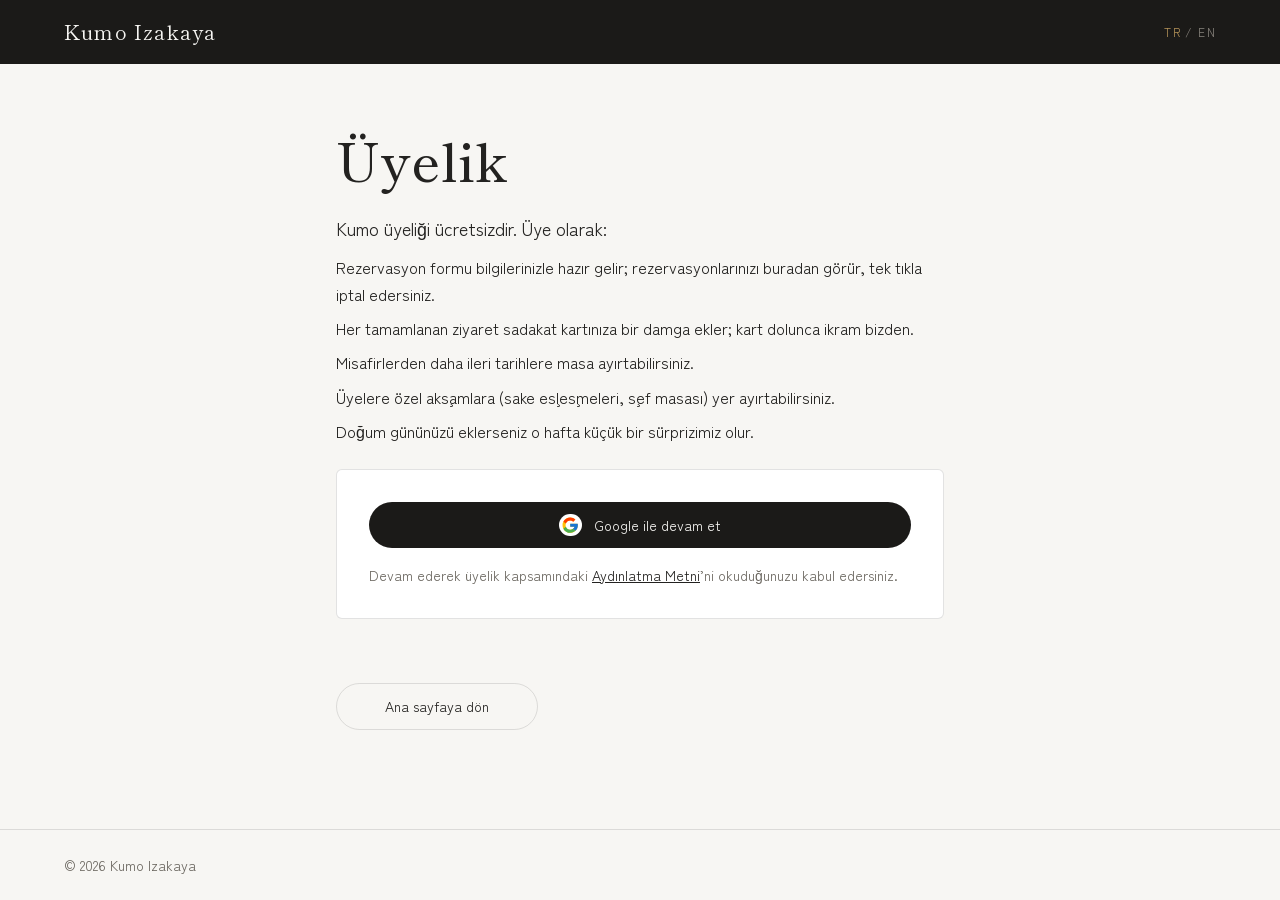
<file: hesap.html>
<!DOCTYPE html>
<html lang="tr">
<head>
<meta charset="utf-8">
<meta name="viewport" content="width=device-width, initial-scale=1">
<meta name="robots" content="noindex, nofollow">
<meta name="referrer" content="strict-origin-when-cross-origin">
<title data-i18n="acc-meta-title">Üyelik — Kumo Izakaya</title>
<link rel="icon" href="favicon.ico" sizes="any">
<link rel="preconnect" href="https://fonts.googleapis.com">
<link rel="preconnect" href="https://fonts.gstatic.com" crossorigin>
<link rel="stylesheet" href="https://fonts.googleapis.com/css2?family=Shippori+Mincho:wght@400;500&family=Zen+Kaku+Gothic+New:wght@400;500&display=swap" media="print" onload="this.media='all'">
<link rel="stylesheet" href="css/tokens.css">
<link rel="stylesheet" href="css/base.css">
<link rel="stylesheet" href="css/components.css">
<link rel="stylesheet" href="css/pages.css">
<link rel="stylesheet" href="css/account.css">
</head>
<body class="page-body">
<header class="page-head">
  <a class="page-head__mark" href="index.html">Kumo Izakaya</a>
  <div class="lang-switch" role="group" aria-label="Dil seçimi">
    <button type="button" data-lang="tr" aria-pressed="true" aria-label="Türkçe">TR</button>
    <span aria-hidden="true">/</span>
    <button type="button" data-lang="en" aria-pressed="false" aria-label="English">EN</button>
  </div>
</header>

<main class="page page--wide" id="main">
  <div id="acc" aria-live="polite">
    <h1 data-i18n="acc-title">Üyelik</h1>
    <p data-i18n="acc-loading">Yükleniyor…</p>
  </div>
  <noscript><p>Üyelik sayfası için JavaScript gereklidir.</p></noscript>

  <p class="acc-foot">
    <a class="btn-solid btn-solid--quiet" href="index.html" data-i18n="acc-back">Ana sayfaya dön</a>
  </p>
</main>

<footer class="page-foot">© 2026 Kumo Izakaya</footer>

<script src="js/config.js" defer></script>
<script src="js/i18n.js" defer></script>
<script src="js/page.js" defer></script>
<script src="js/auth.js" defer></script>
<script src="js/account.js" defer></script>
</body>
</html>
</file>
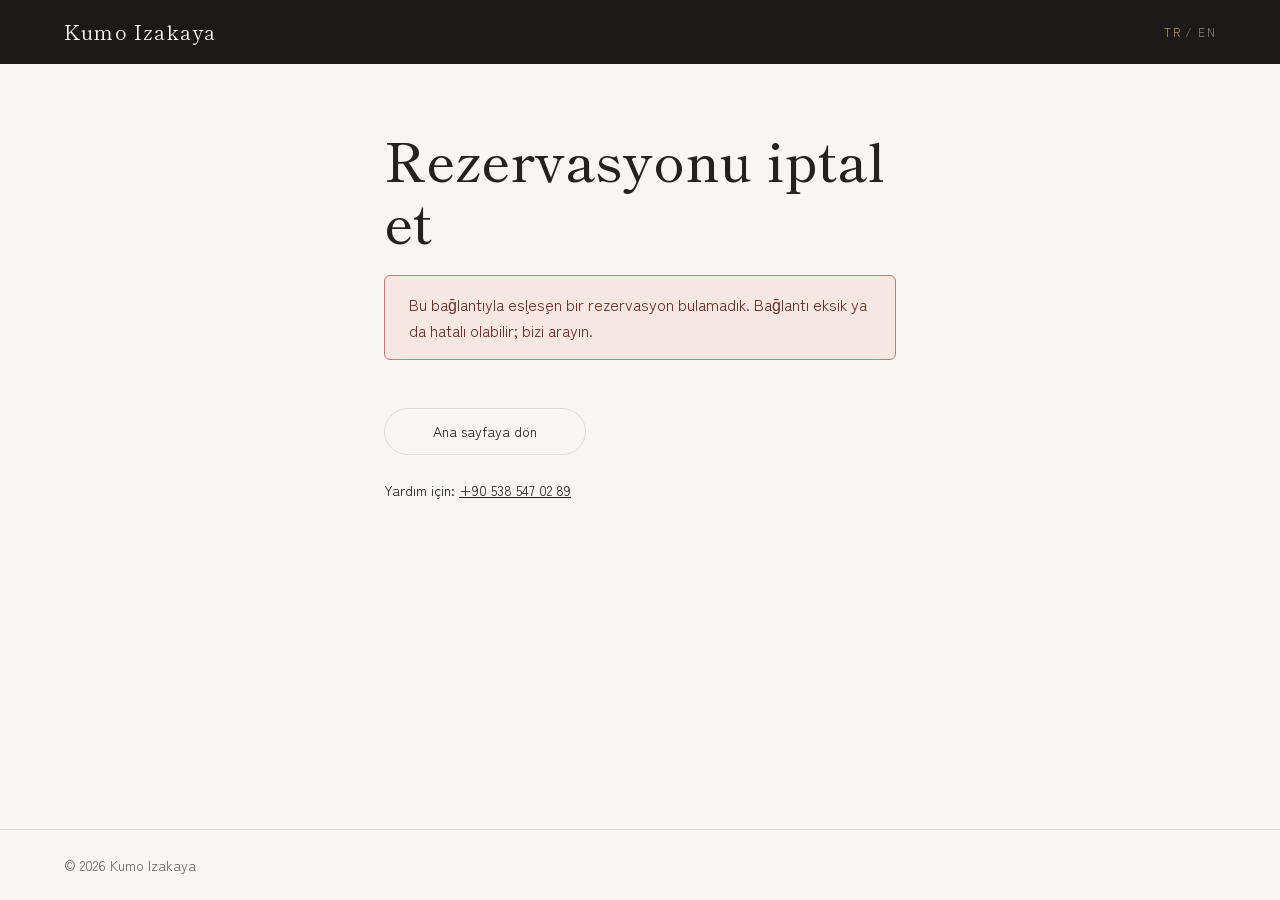
<file: iptal.html>
<!DOCTYPE html>
<html lang="tr">
<head>
<meta charset="utf-8">
<meta name="viewport" content="width=device-width, initial-scale=1">
<meta name="robots" content="noindex, nofollow">
<meta name="referrer" content="no-referrer">
<title>Rezervasyonu iptal et — Kumo Izakaya</title>
<link rel="icon" href="favicon.ico" sizes="any">
<link rel="preconnect" href="https://fonts.googleapis.com">
<link rel="preconnect" href="https://fonts.gstatic.com" crossorigin>
<link rel="stylesheet" href="https://fonts.googleapis.com/css2?family=Shippori+Mincho:wght@400;500&family=Zen+Kaku+Gothic+New:wght@400;500&display=swap" media="print" onload="this.media='all'">
<link rel="stylesheet" href="css/tokens.css">
<link rel="stylesheet" href="css/base.css">
<link rel="stylesheet" href="css/components.css">
<link rel="stylesheet" href="css/pages.css">
</head>
<body class="page-body">
<header class="page-head">
  <a class="page-head__mark" href="index.html">Kumo Izakaya</a>
  <div class="lang-switch" role="group" aria-label="Dil seçimi">
    <button type="button" data-lang="tr" aria-pressed="true" aria-label="Türkçe">TR</button>
    <span aria-hidden="true">/</span>
    <button type="button" data-lang="en" aria-pressed="false" aria-label="English">EN</button>
  </div>
</header>

<main class="page" id="main">
  <h1 data-i18n="cancel-title">Rezervasyonu iptal et</h1>

  <p id="c-status" role="status" data-i18n="cancel-loading">Rezervasyon bulunuyor…</p>

  <div id="c-details" hidden>
    <div class="card">
      <dl class="kv">
        <dt data-i18n="confirm-code">Rezervasyon kodu</dt><dd id="c-code"></dd>
        <dt data-i18n="cancel-when">Tarih ve saat</dt><dd id="c-when"></dd>
        <dt data-i18n="cancel-party">Kişi sayısı</dt><dd id="c-party"></dd>
        <dt data-i18n="cancel-area">Alan</dt><dd id="c-area"></dd>
      </dl>
    </div>
    <button class="btn-solid" id="c-confirm" type="button" data-i18n="cancel-confirm">Rezervasyonu iptal et</button>
  </div>

  <div id="c-result" class="notice" role="alert" hidden></div>

  <p style="margin-top:var(--sp-7)">
    <a class="btn-solid btn-solid--quiet" href="index.html" data-i18n="cancel-back">Ana sayfaya dön</a>
  </p>
  <p style="margin-top:var(--sp-5);font-size:var(--step-small)"><span data-i18n="cancel-need-help">Yardım için:</span> <a href="tel:+905385470289">+90 538 547 02 89</a></p>
</main>

<footer class="page-foot">© 2026 Kumo Izakaya</footer>

<script src="js/config.js" defer></script>
<script src="js/i18n.js" defer></script>
<script src="js/page.js" defer></script>
<script src="js/cancel.js" defer></script>
</body>
</html>
</file>
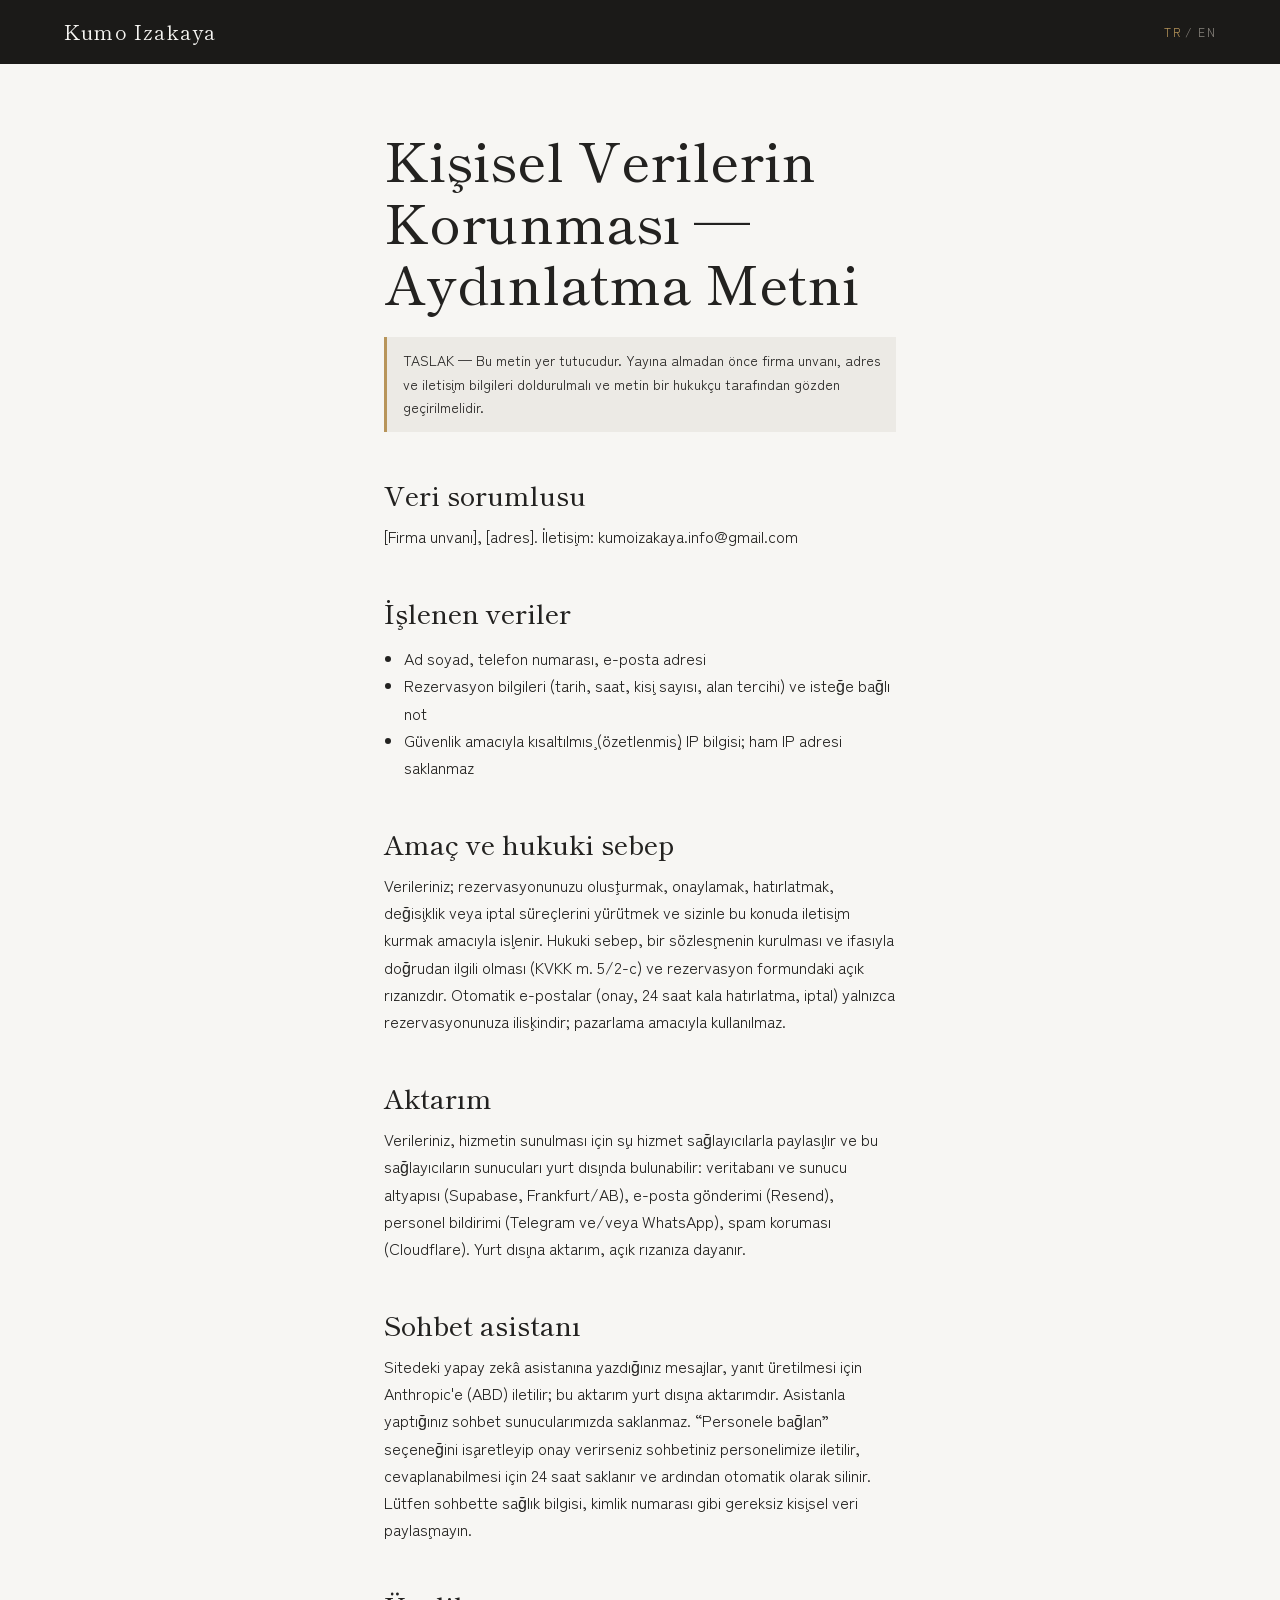
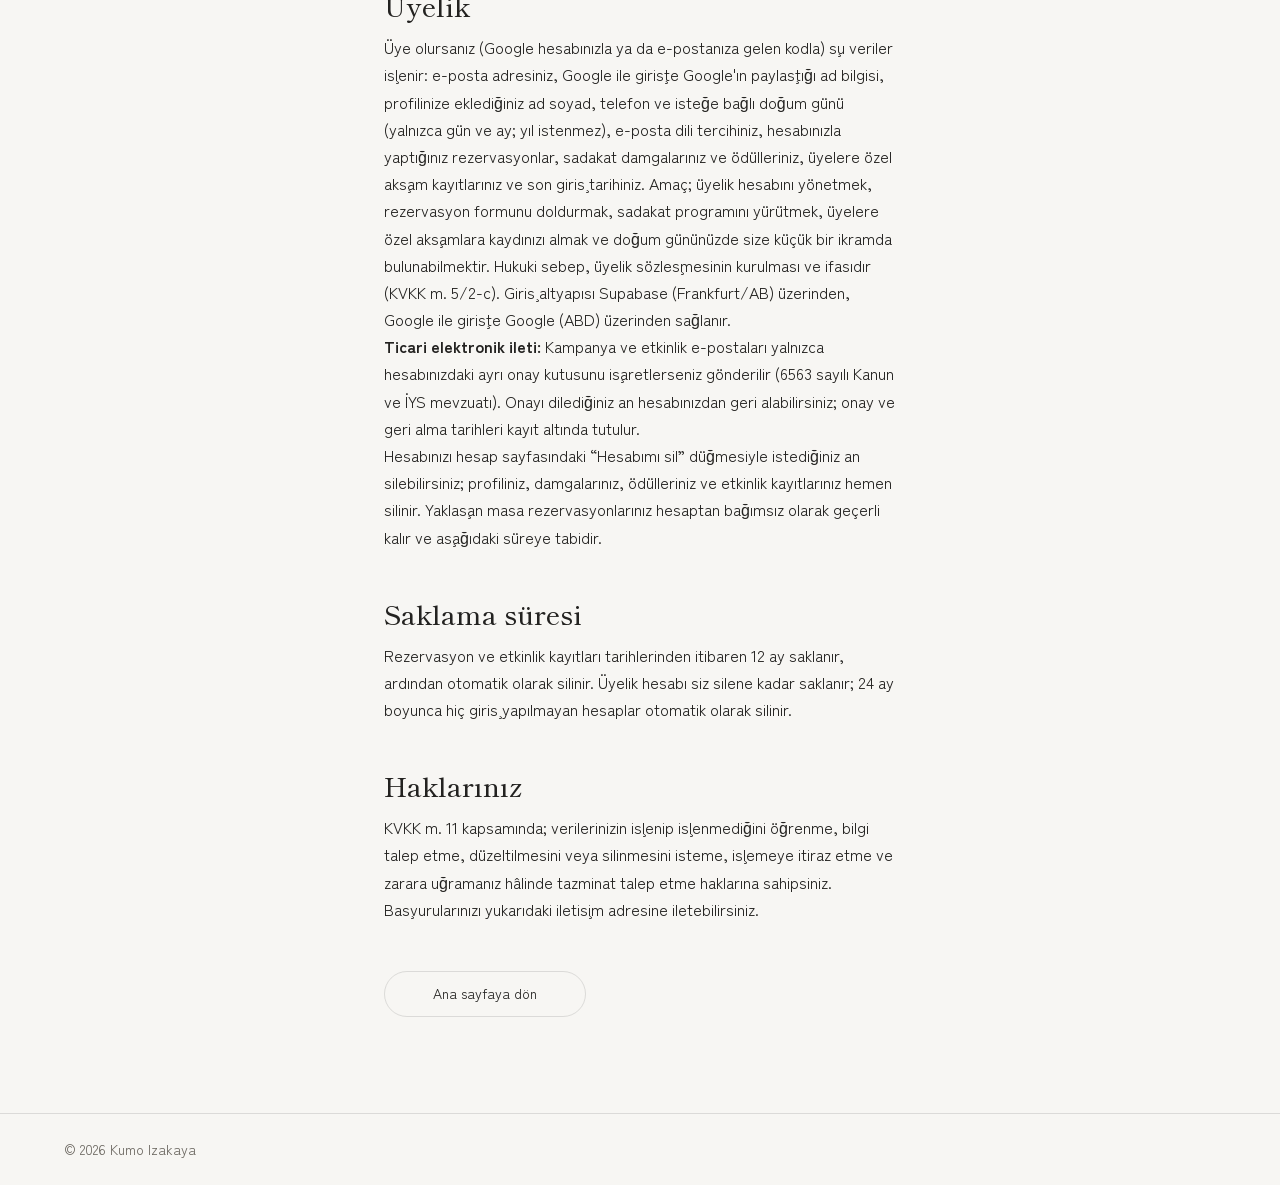
<file: kvkk.html>
<!DOCTYPE html>
<html lang="tr">
<head>
<meta charset="utf-8">
<meta name="viewport" content="width=device-width, initial-scale=1">
<title>Aydınlatma Metni — Kumo Izakaya</title>
<meta name="robots" content="noindex">
<link rel="icon" href="favicon.ico" sizes="any">
<link rel="preconnect" href="https://fonts.googleapis.com">
<link rel="preconnect" href="https://fonts.gstatic.com" crossorigin>
<link rel="stylesheet" href="https://fonts.googleapis.com/css2?family=Shippori+Mincho:wght@400;500&family=Zen+Kaku+Gothic+New:wght@400;500&display=swap" media="print" onload="this.media='all'">
<link rel="stylesheet" href="css/tokens.css">
<link rel="stylesheet" href="css/base.css">
<link rel="stylesheet" href="css/components.css">
<link rel="stylesheet" href="css/pages.css">
</head>
<body class="page-body">
<header class="page-head">
  <a class="page-head__mark" href="index.html">Kumo Izakaya</a>
  <div class="lang-switch" role="group" aria-label="Dil seçimi">
    <button type="button" data-lang="tr" aria-pressed="true" aria-label="Türkçe">TR</button>
    <span aria-hidden="true">/</span>
    <button type="button" data-lang="en" aria-pressed="false" aria-label="English">EN</button>
  </div>
</header>

<main class="page prose" id="main">

  <!-- ============ TÜRKÇE ============ -->
  <div data-only="tr">
    <h1>Kişisel Verilerin Korunması — Aydınlatma Metni</h1>
    <p class="draft">TASLAK — Bu metin yer tutucudur. Yayına almadan önce firma unvanı, adres ve iletişim bilgileri doldurulmalı ve metin bir hukukçu tarafından gözden geçirilmelidir.</p>

    <h2>Veri sorumlusu</h2>
    <p>[Firma unvanı], [adres]. İletişim: kumoizakaya.info@gmail.com</p>

    <h2>İşlenen veriler</h2>
    <ul>
      <li>Ad soyad, telefon numarası, e-posta adresi</li>
      <li>Rezervasyon bilgileri (tarih, saat, kişi sayısı, alan tercihi) ve isteğe bağlı not</li>
      <li>Güvenlik amacıyla kısaltılmış (özetlenmiş) IP bilgisi; ham IP adresi saklanmaz</li>
    </ul>

    <h2>Amaç ve hukuki sebep</h2>
    <p>Verileriniz; rezervasyonunuzu oluşturmak, onaylamak, hatırlatmak, değişiklik veya iptal süreçlerini yürütmek ve sizinle bu konuda iletişim kurmak amacıyla işlenir. Hukuki sebep, bir sözleşmenin kurulması ve ifasıyla doğrudan ilgili olması (KVKK m. 5/2-c) ve rezervasyon formundaki açık rızanızdır. Otomatik e-postalar (onay, 24 saat kala hatırlatma, iptal) yalnızca rezervasyonunuza ilişkindir; pazarlama amacıyla kullanılmaz.</p>

    <h2>Aktarım</h2>
    <p>Verileriniz, hizmetin sunulması için şu hizmet sağlayıcılarla paylaşılır ve bu sağlayıcıların sunucuları yurt dışında bulunabilir: veritabanı ve sunucu altyapısı (Supabase, Frankfurt/AB), e-posta gönderimi (Resend), personel bildirimi (Telegram ve/veya WhatsApp), spam koruması (Cloudflare). Yurt dışına aktarım, açık rızanıza dayanır.</p>

    <h2>Sohbet asistanı</h2>
    <p>Sitedeki yapay zekâ asistanına yazdığınız mesajlar, yanıt üretilmesi için Anthropic'e (ABD) iletilir; bu aktarım yurt dışına aktarımdır. Asistanla yaptığınız sohbet sunucularımızda saklanmaz. “Personele bağlan” seçeneğini işaretleyip onay verirseniz sohbetiniz personelimize iletilir, cevaplanabilmesi için 24 saat saklanır ve ardından otomatik olarak silinir. Lütfen sohbette sağlık bilgisi, kimlik numarası gibi gereksiz kişisel veri paylaşmayın.</p>

    <h2 id="uyelik">Üyelik</h2>
    <p>Üye olursanız (Google hesabınızla ya da e-postanıza gelen kodla) şu veriler işlenir: e-posta adresiniz, Google ile girişte Google'ın paylaştığı ad bilgisi, profilinize eklediğiniz ad soyad, telefon ve isteğe bağlı doğum günü (yalnızca gün ve ay; yıl istenmez), e-posta dili tercihiniz, hesabınızla yaptığınız rezervasyonlar, sadakat damgalarınız ve ödülleriniz, üyelere özel akşam kayıtlarınız ve son giriş tarihiniz. Amaç; üyelik hesabını yönetmek, rezervasyon formunu doldurmak, sadakat programını yürütmek, üyelere özel akşamlara kaydınızı almak ve doğum gününüzde size küçük bir ikramda bulunabilmektir. Hukuki sebep, üyelik sözleşmesinin kurulması ve ifasıdır (KVKK m. 5/2-c). Giriş altyapısı Supabase (Frankfurt/AB) üzerinden, Google ile girişte Google (ABD) üzerinden sağlanır.</p>
    <p><strong>Ticari elektronik ileti:</strong> Kampanya ve etkinlik e-postaları yalnızca hesabınızdaki ayrı onay kutusunu işaretlerseniz gönderilir (6563 sayılı Kanun ve İYS mevzuatı). Onayı dilediğiniz an hesabınızdan geri alabilirsiniz; onay ve geri alma tarihleri kayıt altında tutulur.</p>
    <p>Hesabınızı hesap sayfasındaki “Hesabımı sil” düğmesiyle istediğiniz an silebilirsiniz; profiliniz, damgalarınız, ödülleriniz ve etkinlik kayıtlarınız hemen silinir. Yaklaşan masa rezervasyonlarınız hesaptan bağımsız olarak geçerli kalır ve aşağıdaki süreye tabidir.</p>

    <h2>Saklama süresi</h2>
    <p>Rezervasyon ve etkinlik kayıtları tarihlerinden itibaren 12 ay saklanır, ardından otomatik olarak silinir. Üyelik hesabı siz silene kadar saklanır; 24 ay boyunca hiç giriş yapılmayan hesaplar otomatik olarak silinir.</p>

    <h2>Haklarınız</h2>
    <p>KVKK m. 11 kapsamında; verilerinizin işlenip işlenmediğini öğrenme, bilgi talep etme, düzeltilmesini veya silinmesini isteme, işlemeye itiraz etme ve zarara uğramanız hâlinde tazminat talep etme haklarına sahipsiniz. Başvurularınızı yukarıdaki iletişim adresine iletebilirsiniz.</p>
  </div>

  <!-- ============ ENGLISH ============ -->
  <div data-only="en">
    <h1>Privacy Notice</h1>
    <p class="draft">DRAFT — This text is a placeholder. Fill in the company name, address and contact details, and have it reviewed by a lawyer before going live.</p>

    <h2>Data controller</h2>
    <p>[Company name], [address]. Contact: kumoizakaya.info@gmail.com</p>

    <h2>Data we process</h2>
    <ul>
      <li>Name, phone number, email address</li>
      <li>Reservation details (date, time, party size, area preference) and an optional note</li>
      <li>A hashed form of your IP address for abuse protection; the raw IP address is not stored</li>
    </ul>

    <h2>Purpose and legal basis</h2>
    <p>We use your data to create, confirm, remind you about, change or cancel your reservation, and to contact you about it. The legal basis is that it is necessary to set up and perform the booking (KVKK art. 5/2-c) and your explicit consent given on the reservation form. Automatic emails (confirmation, 24-hour reminder, cancellation) relate only to your booking and are never used for marketing.</p>

    <h2>Recipients</h2>
    <p>Your data is shared with the following providers to deliver the service, whose servers may be located abroad: database and server infrastructure (Supabase, Frankfurt/EU), email delivery (Resend), staff notifications (Telegram and/or WhatsApp), spam protection (Cloudflare). Transfers abroad rely on your explicit consent.</p>

    <h2>Chat assistant</h2>
    <p>Messages you type to the AI assistant on this site are sent to Anthropic (USA) to generate a reply; this is a transfer abroad. Your conversation with the assistant is not stored on our servers. If you choose “Talk to staff” and give your consent, the conversation is forwarded to our staff, kept for 24 hours so it can be answered, and then deleted automatically. Please do not share unnecessary personal data, such as health information or ID numbers, in the chat.</p>

    <h2 id="membership">Membership</h2>
    <p>If you become a member (with your Google account or a code sent to your email) we process: your email address, the name Google shares when you sign in with Google, the name, phone number and optional birthday (day and month only; no year) you add to your profile, your email language, reservations made with your account, your loyalty stamps and rewards, your bookings for members' evenings, and the date you last signed in. We use them to run your account, pre-fill the booking form, operate the loyalty programme, book you into members' evenings and offer a small treat around your birthday. The legal basis is setting up and performing the membership agreement (KVKK art. 5/2-c). Sign-in is provided via Supabase (Frankfurt/EU) and, for Google sign-in, Google (USA).</p>
    <p><strong>Marketing email:</strong> We only send event and offer emails if you tick the separate consent box in your account (Turkish Law No. 6563 and İYS rules). You can withdraw consent at any time in your account; consent and withdrawal dates are recorded.</p>
    <p>You can delete your account at any time with the “Delete my account” button on the account page; your profile, stamps, rewards and event bookings are deleted immediately. Upcoming table reservations remain valid independently of the account and follow the retention period below.</p>

    <h2>Retention</h2>
    <p>Reservation and event records are kept for 12 months after their date and then deleted automatically. Member accounts are kept until you delete them; accounts with no sign-in for 24 months are deleted automatically.</p>

    <h2>Your rights</h2>
    <p>Under KVKK art. 11 you may ask whether your data is processed, request information, ask for correction or deletion, object to processing, and claim compensation for damage. Send requests to the contact address above.</p>
  </div>

  <p style="margin-top:var(--sp-7)"><a class="btn-solid btn-solid--quiet" href="index.html" data-i18n="cancel-back">Ana sayfaya dön</a></p>
</main>

<footer class="page-foot">© 2026 Kumo Izakaya</footer>

<script src="js/i18n.js" defer></script>
<script src="js/page.js" defer></script>
</body>
</html>
</file>
<file: css/tokens.css>
/* ==========================================================================
   KUMO IZAKAYA — Design tokens
   Single source of truth for color, type, spacing, and photography.
   Palette is ash and paper: spent charcoal, ash-grey, near-white — the two
   states of the same fire — with one warm ember-brass accent.
   ========================================================================== */

/* Shippori Mincho ve Zen Kaku Gothic New, Türkçeye özgü İ/ı/Ş/ş/Ğ/ğ
   karakterlerini bozuk çiziyor (bu fontların Latin Extended-A eklentisi
   hatalı). Bu 6 karakter için sistem fontuna düşür, geri kalan metin
   aynı fontta kalmaya devam eder — görsel tasarım değişmez. */
@font-face{
  font-family:"TR Glyph Fix Display";
  src:local("Georgia"), local("Times New Roman"), local("Times");
  unicode-range:U+0130,U+0131,U+015E,U+015F,U+011E,U+011F;
}
@font-face{
  font-family:"TR Glyph Fix Body";
  src:local("Helvetica Neue"), local("Helvetica"), local("Arial");
  unicode-range:U+0130,U+0131,U+015E,U+015F,U+011E,U+011F;
}

:root{
  /* ---- Color — ash and paper, the two states of the same fire ---- */
  --sumi:   #1B1A18;   /* spent charcoal — ground for dark sections */
  --sumi-deep: #121110;
  --washi:  #F7F6F3;   /* ash-white paper — ground for light sections */
  --washi-dim: #ECEAE5;
  --momiji: #6E6A63;   /* warm ash grey — structural fill (buttons, active states) */
  --momiji-deep: #4F4C46;
  --kin:    #B8955A;   /* ember brass — the single warm accent, used sparingly */
  --kin-dim: rgba(184,149,90,.5);
  --ash:    #8B867F;   /* secondary text — dark grounds only (4.8:1 on sumi) */
  --ash-on-light: #6B6760; /* secondary text on washi — same role, AA-safe (5.2:1) */
  --kin-on-light: #8C6A38; /* ember brass, darkened for washi body text (4.6:1) */
  --sumi-text: #232220; /* body text on washi */
  --rule-dark: rgba(247,246,243,.14);   /* hairline on sumi */
  --rule-light: rgba(35,34,32,.13);     /* hairline on washi */

  /* ---- Type families ----
     Shippori Mincho: headings, wordmark, dish names — a Japanese Mincho
     serif with matching kanji weight, not a generic Western display face.
     Zen Kaku Gothic New: body copy, labels, form fields. */
  --font-display: "TR Glyph Fix Display", "Shippori Mincho", "Hiragino Mincho ProN", Georgia, serif;
  --font-body: "TR Glyph Fix Body", "Zen Kaku Gothic New", "Hiragino Sans", "Helvetica Neue", Arial, sans-serif;

  /* ---- Type scale — 16px base, ratio 1.333 ---- */
  --wordmark: clamp(56px, 15vw, 168px);
  --step-display: clamp(2rem, 4.2vw, 3.35rem);
  --step-title:   clamp(1.375rem, 2.1vw, 1.75rem);
  --step-lead:    clamp(1.0625rem, 1.4vw, 1.25rem);
  --step-body:    1rem;
  --step-small:   .875rem;
  --step-label:   .75rem;

  --lh-tight: 1.15;
  --lh-wordmark: 1.05;
  --lh-body-serif: 1.7;
  --lh-body-sans: 1.6;
  --track-nav: .12em;
  --track-label: .08em;

  --measure: 62ch;

  /* ---- Spacing ---- */
  --sp-1: .25rem;
  --sp-2: .5rem;
  --sp-3: .75rem;
  --sp-4: 1rem;
  --sp-5: 1.5rem;
  --sp-6: 2rem;
  --sp-7: 3rem;
  --sp-8: 4rem;
  --sp-9: 6rem;
  --sp-10: 8rem;
  --sp-section: clamp(4.5rem, 10vw, 9rem);

  /* ---- Layout ---- */
  --maxw: 78rem;
  --gutter: clamp(1.25rem, 5vw, 4rem);
  --rail: 1px solid var(--rule-dark);
  --nav-h: 4.25rem;

  /* ---- Motion ---- */
  --ease: cubic-bezier(.16,1,.3,1);
  --dur-seal: 620ms;
  --dur-tab-out: 180ms;
  --dur-tab-in: 280ms;
  --dur-photo: 400ms;
  --dur-reveal: 700ms;
  --reveal-y: 28px;

  /* ---- Misc ---- */
  --radius-pill: 999px;
  --radius-sm: 3px;

  /* =========================================================================
     PHOTOGRAPHY — the only place any image reference lives.
     Swap one line per photo when new photography arrives; nothing else
     in the markup or component CSS needs to change.
     ========================================================================= */
  --ph-sumi: url("[data-uri]");

  /* One line each — replace with the real photo path when supplied. */
  --img-chef:      url("../assets/img/kumo-chef.webp");
  --img-dish-otsumami: url("../assets/img/kumo-dish-otsumami.webp");
  --img-dish-robata:   url("../assets/img/kumo-dish-robata.webp");
  --img-dish-sashimi:  url("../assets/img/kumo-dish-sashimi.webp");
  --img-dish-kanmi:    url("../assets/img/kumo-dish-kanmi.webp");
  --img-dish-sake:     url("../assets/img/kumo-dish-sake.webp");
  --img-hall:      url("../assets/img/kumo-lounge.webp");
  --img-corridor:  url("../assets/img/kumo-terrace.webp");
  --img-private:   url("../assets/img/kumo-interior.webp");
}
</file>
<file: css/base.css>
/* ==========================================================================
   KUMO IZAKAYA — Reset, base typography, accessibility primitives
   ========================================================================== */

*, *::before, *::after{ box-sizing: border-box; }
html, body, h1, h2, h3, h4, p, figure, blockquote, dl, dd{ margin: 0; }
ul[class], ol[class]{ margin: 0; padding: 0; list-style: none; }
img, svg{ display: block; max-width: 100%; }
button, input, select, textarea{ font: inherit; color: inherit; }
a{ color: inherit; }

html{
  scroll-behavior: smooth;
  -webkit-text-size-adjust: 100%;
}
@media (prefers-reduced-motion: reduce){
  html{ scroll-behavior: auto; }
}

body{
  font-family: var(--font-body);
  font-size: var(--step-body);
  line-height: var(--lh-body-sans);
  color: var(--washi);
  background: var(--sumi);
  -webkit-font-smoothing: antialiased;
  text-rendering: optimizeLegibility;
}

h1, h2, h3{
  font-family: var(--font-display);
  font-weight: 500;
  line-height: var(--lh-tight);
}

p{ max-width: var(--measure); }

/* Fonts not yet loaded: keep the wordmark hidden to avoid a FOUT reflow
   (see js/main.js — flips this class once document.fonts.ready resolves,
   with a timed failsafe). */
.wordmark{ visibility: hidden; }
html.fonts-loaded .wordmark{ visibility: visible; }

/* ---- Focus ---- */
:focus{ outline: none; }
:focus-visible{
  outline: 2px solid var(--kin);
  outline-offset: 3px;
  border-radius: 2px;
}

/* ---- Skip link ---- */
.skip-link{
  position: absolute;
  left: var(--sp-4);
  top: -3rem;
  z-index: 200;
  background: var(--washi);
  color: var(--sumi-text);
  padding: var(--sp-3) var(--sp-5);
  border-radius: var(--radius-pill);
  font-family: var(--font-body);
  font-size: var(--step-small);
  text-decoration: none;
  transition: top .2s var(--ease);
}
.skip-link:focus{ top: var(--sp-4); }

/* ---- Screen-reader only ---- */
.sr-only{
  position: absolute;
  width: 1px; height: 1px;
  padding: 0; margin: -1px;
  overflow: hidden;
  clip: rect(0,0,0,0);
  white-space: nowrap;
  border: 0;
}

/* ---- Selection ---- */
::selection{ background: var(--kin); color: var(--sumi); }

/* ---- Mobile nav panel open: lock background scroll ---- */
html.is-locked{ overflow: hidden; }

/* ---- Lazy background photos ----
   [data-lazy-bg] elements carry their real background-image as an inline
   style (see index.html / tokens.css). With JS, hold that image back with
   !important until js/main.js's IntersectionObserver adds .bg-in as the
   element nears the viewport. Without JS (no html.js class) this rule
   never applies, so the image just shows immediately — never a stuck-empty
   section for no-JS visitors. */
html.js [data-lazy-bg]:not(.bg-in){
  background-image: none !important;
}

/* ---- Scroll reveal (Zuma-style entrance) ----
   .reveal elements are only given the hidden "pre" state by JS, once it has
   confirmed prefers-reduced-motion is off — so no-JS and reduced-motion
   visitors simply see the finished page, never a stuck-invisible section. */
.reveal.pre{
  opacity: 0;
  transform: translateY(var(--reveal-y));
}
.reveal{
  transition: opacity var(--dur-reveal) var(--ease), transform var(--dur-reveal) var(--ease);
}
/* Stagger repeated items (kaiseki steps, venue photos) by list position */
.kaiseki-step.reveal:nth-child(1){ transition-delay: 0ms; }
.kaiseki-step.reveal:nth-child(2){ transition-delay: 70ms; }
.kaiseki-step.reveal:nth-child(3){ transition-delay: 140ms; }
.kaiseki-step.reveal:nth-child(4){ transition-delay: 210ms; }
.kaiseki-step.reveal:nth-child(5){ transition-delay: 280ms; }
.venue .media.reveal:nth-child(1){ transition-delay: 0ms; }
.venue .media.reveal:nth-child(2){ transition-delay: 90ms; }
.venue .media.reveal:nth-child(3){ transition-delay: 180ms; }
.venue .media.reveal:nth-child(4){ transition-delay: 270ms; }

/* ---- Reduced motion: kill everything but instant state ---- */
@media (prefers-reduced-motion: reduce){
  *, *::before, *::after{
    animation-duration: .001ms !important;
    animation-iteration-count: 1 !important;
    transition-duration: .001ms !important;
    scroll-behavior: auto !important;
  }
}
</file>
<file: css/layout.css>
/* ==========================================================================
   KUMO IZAKAYA — Layout
   The page opens on paper (washi) and quiet black-and-white, then drops
   into ink (sumi) where color — the lacquer red of the room itself —
   appears for the first time. Left-aligned throughout; the wordmark is
   the one centered exception.
   ========================================================================== */

.wrap{
  max-width: var(--maxw);
  margin-inline: auto;
  padding-inline: var(--gutter);
}

section{
  scroll-margin-top: var(--nav-h);
}

/* ---------------------------------------------------------------------
   Section shell
   --------------------------------------------------------------------- */
.section{
  padding-block: var(--sp-section);
}
.section--washi{ background: var(--washi); color: var(--sumi-text); }
.section--sumi{  background: var(--sumi);  color: var(--washi); }

.section__head{
  max-width: 36rem;
  margin-bottom: var(--sp-9);
}
.section__head h2{
  font-size: var(--step-display);
}
.section__head p{
  margin-top: var(--sp-4);
  font-size: var(--step-lead);
  opacity: .82;
  font-family: var(--font-display);
  line-height: var(--lh-body-serif);
}

/* ---------------------------------------------------------------------
   Hero — full-screen video, same grayscale treatment as the photo it
   replaced. One screen tall: a still frame until the first scroll, then
   js/hero-video.js plays it on a loop while the page scrolls on
   normally. Under prefers-reduced-motion it never plays.
   --------------------------------------------------------------------- */
.hero{
  position: relative;
  background: var(--sumi);
}
.hero__sticky{
  position: relative;
  width: 100%;
  height: 100vh;
  height: 100svh;
  overflow: hidden;
}
.hero__video{
  position: absolute;
  inset: 0;
  width: 100%;
  height: 100%;
  object-fit: cover;
  object-position: center;
  filter: grayscale(1) contrast(1.05) brightness(.78);
  pointer-events: none;
}
/* Sits over the video until the first frame is decoded, then fades. */
.hero__loading{
  position: absolute;
  inset: 0;
  background: var(--sumi);
  opacity: 1;
  transition: opacity .9s var(--ease);
  pointer-events: none;
}
.hero.is-ready .hero__loading{ opacity: 0; }
.hero__scrim{
  position: absolute;
  inset: 0;
  background: linear-gradient(0deg, rgba(16,12,10,.86) 0%, rgba(16,12,10,.28) 46%, rgba(16,12,10,.5) 100%);
  pointer-events: none;
}
.hero__overlay{
  position: absolute;
  inset: 0;
  display: flex;
  flex-direction: column;
  justify-content: flex-end;
}
.hero__hint{
  position: absolute;
  left: var(--gutter);
  bottom: var(--sp-5);
  display: flex;
  flex-direction: column;
  align-items: flex-start;
  gap: var(--sp-2);
  font-size: .75rem;
  letter-spacing: .28em;
  text-transform: uppercase;
  color: var(--ash);
  pointer-events: none;
  transition: opacity .6s var(--ease);
}
.hero.is-playing .hero__hint{ opacity: 0; }
.hero__hint::after{
  content: "";
  width: 1px;
  height: 2.25rem;
  background: currentColor;
  opacity: .6;
}
@media (prefers-reduced-motion: reduce){
  .hero__hint{ display: none; }
}
.hero__content{
  position: relative;
  width: 100%;
  padding: 0 var(--gutter) var(--sp-9);
  text-align: center;
}
.hero__kanji{
  font-family: var(--font-display);
  font-size: clamp(1.5rem, 3vw, 2rem);
  color: var(--kin);
  margin-bottom: var(--sp-4);
}
.wordmark{
  font-family: var(--font-display);
  font-weight: 500;
  font-size: var(--wordmark);
  line-height: var(--lh-wordmark);
  color: var(--washi);
}
.hero__sub{
  margin: var(--sp-5) auto 0;
  max-width: 34ch;
  font-size: var(--step-lead);
  color: var(--ash);
}
.hero__seal{
  position: absolute;
  right: var(--gutter);
  bottom: var(--sp-8);
  width: 3.25rem;
  height: 3.25rem;
  opacity: 0;
  transform: scale(.7);
}
html.fonts-loaded .hero__seal{
  animation: seal-stamp var(--dur-seal) var(--ease) 400ms forwards;
}
@keyframes seal-stamp{
  0%{ opacity: 0; transform: scale(1.4) rotate(-8deg); }
  60%{ opacity: 1; transform: scale(.92) rotate(2deg); }
  100%{ opacity: 1; transform: scale(1) rotate(0); }
}
@media (prefers-reduced-motion: reduce){
  .hero__seal{ opacity: 1; transform: none; animation: none; }
}

/* ---------------------------------------------------------------------
   Hero on phones — the seal stays (moved to bottom-center so it never
   collides with the centered subhead), the wordmark drops to a size
   that fits "Kumo Izakaya" on one line instead of wrapping, and the
   bottom padding tightens so the whole mark sits comfortably inside
   the first screen without crowding the safe-area edge.
   --------------------------------------------------------------------- */
@media (max-width: 640px){
  .hero__content{ padding-bottom: var(--sp-8); }
  .wordmark{ font-size: clamp(2.375rem, 12vw, 2.875rem); }
  .hero__seal{
    left: 0;
    right: 0;
    width: 2rem;
    height: 2rem;
    margin-inline: auto;
    bottom: var(--sp-5);
  }
}

/* ---------------------------------------------------------------------
   Story — asymmetric two columns on washi
   --------------------------------------------------------------------- */
.story{
  display: grid;
  grid-template-columns: 1fr .82fr;
  gap: var(--sp-9);
  align-items: start;
}
.story__text > * + *{ margin-top: var(--sp-5); }
.story__text p{ font-size: var(--step-body); }
.story__motif{
  justify-self: end;
  width: min(100%, 22rem);
  color: var(--momiji);
  opacity: .9;
}
@media (max-width: 860px){
  .story{ grid-template-columns: 1fr; }
  .story__motif{ justify-self: start; width: 60vw; max-width: 14rem; }
}

/* ---------------------------------------------------------------------
   Menu — the page's one bold gesture. Vertical tablist left, dish
   list center, single large photo right that crossfades per category.
   --------------------------------------------------------------------- */
.menu{
  display: grid;
  grid-template-columns: 12rem 1.35fr 1fr;
  gap: var(--sp-8);
  align-items: start;
}
.menu-tabs{
  display: flex;
  flex-direction: column;
  border-left: 1px solid var(--rule-dark);
  position: sticky;
  top: calc(var(--nav-h) + var(--sp-6));
}
.menu-tab{
  all: unset;
  cursor: pointer;
  padding: var(--sp-3) 0 var(--sp-3) var(--sp-5);
  margin-left: -1px;
  border-left: 2px solid transparent;
  font-family: var(--font-display);
  font-size: var(--step-lead);
  color: var(--ash);
  transition: color .2s var(--ease), border-color .2s var(--ease);
}
.menu-tab:hover{ color: var(--washi); }
.menu-tab[aria-selected="true"]{
  color: var(--washi);
  border-left-color: var(--momiji);
}
.menu-tab:focus-visible{
  outline: 2px solid var(--kin);
  outline-offset: 3px;
  border-radius: 2px;
}

.menu-panels{ position: relative; min-height: 20rem; }
.menu-panel{
  display: none;
}
.menu-panel[data-active]{
  display: block;
  animation: panel-in var(--dur-tab-in) var(--ease);
}
@keyframes panel-in{
  from{ opacity: 0; transform: translateY(8px); }
  to{ opacity: 1; transform: none; }
}
@media (prefers-reduced-motion: reduce){
  .menu-panel[data-active]{ animation: none; }
}

.menu-panel__desc{
  font-size: var(--step-small);
  color: var(--ash);
  margin-bottom: var(--sp-6);
  max-width: 42ch;
}
.dish-list{ display: flex; flex-direction: column; }
.dish{
  padding: var(--sp-4) 0;
  border-top: var(--rail);
}
.dish:last-child{ border-bottom: var(--rail); }
.dish__row{
  display: flex;
  align-items: baseline;
  gap: var(--sp-3);
}
.dish__name{
  font-family: var(--font-display);
  font-size: 1.15rem;
}
.dish__leader{
  flex: 1 1 auto;
  min-width: var(--sp-6);
  height: 1em;
  background:
    radial-gradient(circle at center, var(--rule-dark) 1px, transparent 1.5px)
    bottom left / 7px 4px repeat-x;
}
.dish__price{
  font-variant-numeric: tabular-nums;
  font-size: var(--step-small);
  color: var(--kin);
  white-space: nowrap;
}
.dish__desc{
  margin-top: var(--sp-1);
  font-size: var(--step-small);
  color: var(--ash);
}

.menu-photo{
  position: sticky;
  top: calc(var(--nav-h) + var(--sp-6));
  aspect-ratio: 4 / 5;
  background-size: cover;
  background-position: center;
  background-color: var(--sumi-deep);
  border-radius: var(--radius-sm);
  overflow: hidden;
}
.menu-photo__img{
  position: absolute;
  inset: 0;
  background-size: cover;
  background-position: center;
  opacity: 0;
  transition: opacity var(--dur-photo) var(--ease);
}
.menu-photo__img[data-active]{ opacity: 1; }

@media (max-width: 980px){
  .menu{ grid-template-columns: 1fr; }
  .menu-tabs{
    position: static;
    flex-direction: row;
    flex-wrap: wrap;
    border-left: none;
    border-bottom: 1px solid var(--rule-dark);
    gap: var(--sp-2) var(--sp-6);
    padding-bottom: var(--sp-4);
    margin-bottom: var(--sp-6);
  }
  .menu-tab{
    padding: var(--sp-2) 0;
    border-left: none;
    border-bottom: 2px solid transparent;
  }
  .menu-tab[aria-selected="true"]{ border-bottom-color: var(--momiji); }
  /* position: relative (not static/sticky) — still needs to stay the
     containing block for .menu-photo__img's absolute-positioned layers,
     or they escape to the viewport and the photo appears blank. */
  .menu-photo{ position: relative; order: -1; margin-bottom: var(--sp-6); aspect-ratio: 16 / 10; }
}

/* ---------------------------------------------------------------------
   Menu tabs on phones — a horizontally-swiping pill row instead of a
   wrapped, underlined list. Snaps as you drag, fades at both edges to
   hint there's more, and the active pill fills solid so the current
   category reads instantly without a second glance.
   --------------------------------------------------------------------- */
@media (max-width: 640px){
  .menu-tabs{
    flex-wrap: nowrap;
    overflow-x: auto;
    overscroll-behavior-x: contain;
    scroll-snap-type: x proximity;
    scrollbar-width: none;
    gap: var(--sp-3);
    border-bottom: none;
    margin-inline: calc(var(--gutter) * -1);
    padding: var(--sp-1) var(--gutter) var(--sp-5);
    mask-image: linear-gradient(to right, transparent, black var(--gutter), black calc(100% - var(--gutter)), transparent);
    -webkit-mask-image: linear-gradient(to right, transparent, black var(--gutter), black calc(100% - var(--gutter)), transparent);
  }
  .menu-tabs::-webkit-scrollbar{ display: none; }
  .menu-tab{
    flex: 0 0 auto;
    scroll-snap-align: center;
    padding: var(--sp-2) var(--sp-5);
    border: 1px solid var(--rule-dark);
    border-radius: var(--radius-pill);
    font-size: var(--step-small);
    transition: background-color .25s var(--ease), color .25s var(--ease), border-color .25s var(--ease);
  }
  .menu-tab[aria-selected="true"]{
    background: var(--momiji);
    border-color: var(--momiji);
    color: var(--washi);
  }
  .menu-photo{ aspect-ratio: 4 / 3; }
}

/* ---------------------------------------------------------------------
   Omakase — kaiseki sequence, numbered because it truly is one
   --------------------------------------------------------------------- */
.kaiseki{
  display: flex;
  flex-direction: column;
}
.kaiseki-step{
  display: grid;
  grid-template-columns: 4rem 1fr;
  gap: var(--sp-5);
  padding: var(--sp-5) 0;
  border-top: var(--rail);
}
.kaiseki-step:last-child{ border-bottom: var(--rail); }
.kaiseki-step__num{
  font-family: var(--font-display);
  font-size: var(--step-title);
  color: var(--momiji);
}
.kaiseki-step__name{
  font-family: var(--font-display);
  font-size: var(--step-lead);
}
.kaiseki-step__desc{
  margin-top: var(--sp-1);
  font-size: var(--step-small);
  color: var(--ash-on-light);
}
.omakase__price{
  margin-top: var(--sp-7);
  display: flex;
  align-items: baseline;
  gap: var(--sp-4);
}
.omakase__price-value{
  font-family: var(--font-display);
  font-size: var(--step-title);
  color: var(--kin-on-light);
}

/* ---------------------------------------------------------------------
   Mekân — gallery, color arrives here for the first time
   --------------------------------------------------------------------- */
.venue{
  display: grid;
  grid-template-columns: 1fr 1fr;
  gap: var(--sp-4);
}
.venue__item--hall{ --media-ratio: 108%; }
.venue__item--corridor{ --media-ratio: 108%; }
.venue__item--private{
  grid-column: 1 / -1;
  --media-ratio: 52%;
}

@media (max-width: 720px){
  .venue{ grid-template-columns: 1fr; }
  .venue__item--hall, .venue__item--corridor{ --media-ratio: 78%; }
  .venue__item--private{ --media-ratio: 78%; }
}

/* ---------------------------------------------------------------------
   Şef — portrait + text
   --------------------------------------------------------------------- */
.chef{
  display: grid;
  grid-template-columns: .9fr 1fr;
  gap: var(--sp-9);
  align-items: center;
}
.chef__media{ --media-ratio: 118%; }
.chef__name{
  font-size: var(--step-title);
  margin-top: var(--sp-7);
}
.chef__role{
  display: block;
  font-size: var(--step-small);
  color: var(--ash-on-light);
  margin-top: var(--sp-2);
}
@media (max-width: 860px){
  .chef{ grid-template-columns: 1fr; }
  .chef__media{ order: -1; --media-ratio: 70%; }
}

/* ---------------------------------------------------------------------
   Rezervasyon
   --------------------------------------------------------------------- */
.reserve{
  display: grid;
  grid-template-columns: 1fr 1.1fr;
  gap: var(--sp-9);
}
.reserve__info{ align-self: start; }
.reserve__block + .reserve__block{ margin-top: var(--sp-6); }
.reserve__label{
  display: block;
  font-size: var(--step-label);
  letter-spacing: var(--track-label);
  color: var(--momiji);
  margin-bottom: var(--sp-2);
}
.reserve__value{ font-size: var(--step-lead); font-family: var(--font-display); }
.reserve dl{ font-size: var(--step-body); }
.reserve dt{ color: var(--momiji); font-size: var(--step-label); margin-top: var(--sp-4); }
.reserve dt:first-child{ margin-top: 0; }

@media (max-width: 860px){
  .reserve{ grid-template-columns: 1fr; }
}

/* ---------------------------------------------------------------------
   Footer
   --------------------------------------------------------------------- */
.footer{
  padding-block: var(--sp-7);
  border-top: var(--rail);
  display: flex;
  flex-wrap: wrap;
  align-items: baseline;
  justify-content: space-between;
  gap: var(--sp-4);
  font-size: var(--step-small);
  color: var(--ash);
}
.footer__mark{
  font-family: var(--font-display);
  font-size: 1.05rem;
  color: var(--washi);
}
</file>
<file: css/components.css>
/* ==========================================================================
   KUMO IZAKAYA — Components
   ========================================================================== */

/* ---------------------------------------------------------------------
   Top bar — thin, tracked nav fixed above everything (Hiden reference).
   Contrast flips between washi and sumi sections (see js/main.js).
   --------------------------------------------------------------------- */
.topbar{
  position: fixed;
  inset: 0 0 auto 0;
  z-index: 100;
  height: var(--nav-h);
  display: flex;
  align-items: center;
  justify-content: space-between;
  padding: 0 var(--gutter);
  background: transparent;
}
.topbar__mark{
  font-family: var(--font-display);
  font-size: 1.05rem;
  letter-spacing: .04em;
  text-decoration: none;
  color: var(--washi);
}
.topbar[data-on-light="true"] .topbar__mark{ color: var(--sumi-text); }

.topbar__nav{
  display: flex;
  align-items: center;
  gap: var(--sp-6);
}
.topbar__link{
  text-decoration: none;
  color: var(--washi);
  font-size: var(--step-label);
  letter-spacing: var(--track-nav);
  text-transform: uppercase;
}
.topbar[data-on-light="true"] .topbar__link{ color: var(--sumi-text); }
.topbar__link:hover{ color: var(--kin); }

.lang-switch{
  display: inline-flex;
  align-items: center;
  gap: .35em;
  font-size: var(--step-label);
  letter-spacing: var(--track-nav);
}
.lang-switch button{
  all: unset;
  cursor: pointer;
  color: var(--ash);
}
.lang-switch button:focus-visible{
  outline: 2px solid var(--kin);
  outline-offset: 3px;
  border-radius: 2px;
}
.topbar[data-on-light="true"] .lang-switch button{ color: rgba(36,28,23,.72); }
.lang-switch button[aria-pressed="true"]{ color: var(--kin); }
.lang-switch span{ color: var(--ash); }
.topbar[data-on-light="true"] .lang-switch span{ color: rgba(36,28,23,.4); }

.btn-pill{
  display: inline-flex;
  align-items: center;
  justify-content: center;
  height: 2.6rem;
  padding: 0 var(--sp-6);
  border-radius: var(--radius-pill);
  border: 1px solid currentColor;
  background: transparent;
  color: var(--washi);
  font-size: var(--step-small);
  text-decoration: none;
  cursor: pointer;
  transition: background-color .2s var(--ease), color .2s var(--ease);
  white-space: nowrap;
}
.topbar[data-on-light="true"] .btn-pill{ color: var(--sumi-text); }
.btn-pill:hover{
  background: var(--momiji);
  color: var(--washi);
  border-color: var(--momiji);
}

.nav-toggle{
  all: unset;
  display: none;
  cursor: pointer;
  width: 2.5rem;
  height: 2.5rem;
  align-items: center;
  justify-content: center;
}
.nav-toggle:focus-visible{
  outline: 2px solid var(--kin);
  outline-offset: 3px;
  border-radius: 2px;
}
.nav-toggle__bars{
  width: 1.4rem;
  height: 1px;
  background: currentColor;
  position: relative;
}
.nav-toggle__bars::before, .nav-toggle__bars::after{
  content: "";
  position: absolute;
  left: 0; width: 100%; height: 1px;
  background: currentColor;
}
.nav-toggle__bars::before{ top: -6px; }
.nav-toggle__bars::after{ top: 6px; }

@media (max-width: 860px){
  .topbar__nav{
    position: fixed;
    inset: 0;
    background: var(--sumi);
    flex-direction: column;
    justify-content: safe center;
    gap: clamp(var(--sp-5), 6vh, var(--sp-7));
    overflow-y: auto;
    padding-block: var(--nav-h) var(--sp-6);
    transform: translateY(-100%);
    visibility: hidden;
    transition: transform .3s var(--ease), visibility 0s linear .3s;
  }
  .topbar__nav[data-open="true"]{
    transform: translateY(0);
    visibility: visible;
    transition: transform .3s var(--ease), visibility 0s linear 0s;
  }
  .topbar__nav .topbar__link{ color: var(--washi); font-size: var(--step-lead); }
  .topbar__nav .btn-pill{ color: var(--washi); }
  .topbar__nav .lang-switch{ font-size: var(--step-small); }
  .topbar__nav .lang-switch button, .topbar__nav .lang-switch span{ color: var(--ash); }
  .topbar__nav .lang-switch button[aria-pressed="true"]{ color: var(--kin); }
  .nav-toggle{ display: inline-flex; color: var(--washi); position: relative; z-index: 101; }
  .topbar[data-on-light="true"] .nav-toggle{ color: var(--sumi-text); }
  html.nav-open .nav-toggle{ color: var(--washi); }
}

/* ---------------------------------------------------------------------
   Media block — CSS-background "photo" (see tokens.css --img-*).
   Deliberately not <img>: a missing src draws a broken-image icon and
   several photo slots have no real photo yet.
   --------------------------------------------------------------------- */
.media{
  background-size: cover;
  background-position: center;
  background-color: var(--sumi-deep);
  border-radius: var(--radius-sm);
  overflow: hidden;
}
.media::after{
  content: "";
  display: block;
  padding-top: var(--media-ratio, 75%);
}

/* ---------------------------------------------------------------------
   Kanji ideogram + hanko seal — inline SVG, currentColor so they follow
   ground contrast. Real geometric marks, not decorative clip-art.
   --------------------------------------------------------------------- */
.hero__seal{ color: var(--momiji); }
.hero__seal svg, .story__motif svg{ display: block; width: 100%; height: 100%; }

/* ---------------------------------------------------------------------
   Story pull line
   --------------------------------------------------------------------- */
.pull-line{
  font-family: var(--font-display);
  font-size: var(--step-title);
  line-height: 1.3;
  color: var(--momiji-deep);
  margin-top: var(--sp-6);
}

/* ---------------------------------------------------------------------
   Reservation — a quiet CTA card on the page; the form itself lives in
   a <dialog> popup (opened from any [data-open-reserve] trigger) so it
   never sits as a long, heavy block in the page flow.
   --------------------------------------------------------------------- */
.reserve__cta{
  background: var(--sumi);
  color: var(--washi);
  border-radius: var(--radius-sm);
  padding: var(--sp-8) var(--sp-7);
  display: flex;
  flex-direction: column;
  align-items: flex-start;
  gap: var(--sp-6);
}
.reserve__cta p{ color: var(--ash); font-size: var(--step-lead); font-family: var(--font-display); line-height: var(--lh-body-serif); }
.reserve__cta .btn-pill{ color: var(--washi); height: 3rem; padding-inline: var(--sp-8); max-width: 100%; }
.reserve__cta .btn-pill:hover{ background: var(--kin); border-color: var(--kin); color: var(--sumi); }

@media (max-width: 480px){
  .reserve__cta{ padding: var(--sp-7) var(--sp-5); }
  .reserve__cta .btn-pill{
    padding-inline: var(--sp-6);
    height: auto;
    min-height: 3rem;
    padding-block: var(--sp-2);
    white-space: normal;
    text-align: center;
  }
}

.reserve__map{
  width: 100%;
  height: 14rem;
  border: 1px solid var(--rule-dark);
  border-radius: var(--radius-sm);
  filter: grayscale(.9) contrast(1.05) brightness(.92);
}

.reserve-dialog{
  position: fixed;
  inset: 0;
  margin: auto;
  border: none;
  padding: 0;
  background: var(--sumi);
  color: var(--washi);
  width: min(32rem, calc(100vw - 2.5rem));
  height: fit-content;
  max-height: min(44rem, 90vh);
  border-radius: 6px;
  box-shadow: 0 30px 80px -20px rgba(0,0,0,.55);
}
.reserve-dialog::backdrop{
  background: var(--sumi-deep);
  opacity: .78;
  backdrop-filter: blur(3px);
}
.reserve-dialog[open]{ animation: dialog-in .32s var(--ease); }
@keyframes dialog-in{
  from{ opacity: 0; transform: translateY(10px) scale(.98); }
  to{ opacity: 1; transform: none; }
}
@media (prefers-reduced-motion: reduce){ .reserve-dialog[open]{ animation: none; } }

.reserve-dialog__inner{
  padding: var(--sp-7) var(--sp-6) var(--sp-6);
  overflow-y: auto;
  max-height: inherit;
}
.reserve-dialog__close{
  position: absolute;
  top: var(--sp-4);
  right: var(--sp-4);
  width: 2.25rem;
  height: 2.25rem;
  display: inline-flex;
  align-items: center;
  justify-content: center;
  border-radius: 50%;
  border: 1px solid var(--rule-dark);
  background: transparent;
  color: var(--washi);
  cursor: pointer;
  font-size: 1.1rem;
  line-height: 1;
}
.reserve-dialog__close:hover{ background: var(--sumi-deep); }
.reserve-dialog h2{ font-size: var(--step-title); margin-bottom: var(--sp-2); }

/* ---------------------------------------------------------------------
   Reservation form (lives inside the dialog above)
   --------------------------------------------------------------------- */
.reserve-form{
  color: var(--washi);
}
.field{ margin-bottom: var(--sp-5); }
.field label{
  display: block;
  font-size: var(--step-label);
  letter-spacing: var(--track-label);
  margin-bottom: var(--sp-2);
  color: var(--ash);
}
.field input,
.field select,
.field textarea{
  width: 100%;
  min-height: 2.9rem;
  padding: 0 var(--sp-4);
  background: var(--sumi-deep);
  border: 1px solid var(--rule-dark);
  border-radius: var(--radius-sm);
  color: var(--washi);
  font-size: 1rem;
}
.field textarea{ padding-block: var(--sp-3); resize: vertical; min-height: 5rem; }
.field input::placeholder, .field textarea::placeholder{ color: rgba(238,231,218,.55); }
.field input:focus-visible,
.field select:focus-visible,
.field textarea:focus-visible{
  outline: 2px solid var(--kin);
  outline-offset: 2px;
}
.field--invalid input,
.field--invalid select,
.field--invalid textarea{
  border-color: #C97A6A;
}
.field__error{
  display: none;
  margin-top: var(--sp-2);
  font-size: var(--step-label);
  color: #E0A296;
}
.field--invalid .field__error{ display: block; }

.field-row{
  display: grid;
  grid-template-columns: 1fr 1fr;
  gap: var(--sp-4);
}
@media (max-width: 480px){
  .field-row{ grid-template-columns: 1fr; }
}

.field-check{
  display: flex;
  align-items: center;
  gap: var(--sp-3);
  margin-bottom: var(--sp-6);
}
.field-check input{
  width: 1.25rem; height: 1.25rem;
  min-height: 0;
  accent-color: var(--momiji);
}
.field-check label{ margin: 0; font-size: var(--step-small); color: var(--washi); }

.form-error-summary{
  display: none;
  background: rgba(224,162,150,.1);
  border: 1px solid #C97A6A;
  border-radius: var(--radius-sm);
  padding: var(--sp-4) var(--sp-5);
  margin-bottom: var(--sp-6);
}
.form-error-summary[data-show="true"]{ display: block; }
.form-error-summary h3{
  font-family: var(--font-body);
  font-size: var(--step-small);
  color: #E0A296;
  margin-bottom: var(--sp-2);
}
.form-error-summary ul{ display: flex; flex-direction: column; gap: var(--sp-1); }
.form-error-summary a{
  color: #E0A296;
  font-size: var(--step-small);
  text-decoration: underline;
}

.reserve-form__submit{
  width: 100%;
  height: 3rem;
  border-radius: var(--radius-pill);
  border: none;
  background: var(--momiji);
  color: var(--washi);
  font-size: var(--step-small);
  cursor: pointer;
  margin-top: var(--sp-2);
  transition: background-color .2s var(--ease);
}
.reserve-form__submit:hover{ background: var(--momiji-deep); }
.reserve-form__submit[disabled]{ opacity: .6; cursor: progress; }

.reserve-confirm{ text-align: left; }
.reserve-confirm__mark{
  width: 2.75rem; height: 2.75rem;
  border-radius: 50%;
  border: 1px solid var(--kin);
  color: var(--kin);
  display: flex; align-items: center; justify-content: center;
  margin-bottom: var(--sp-5);
  font-size: 1.1rem;
}
.reserve-confirm__note{
  margin-top: var(--sp-5);
  padding-top: var(--sp-5);
  border-top: var(--rail);
  font-size: var(--step-label);
  color: var(--ash);
}

.text-link{
  display: inline-flex;
  align-items: baseline;
  gap: .4em;
  color: inherit;
  text-decoration: none;
  border-bottom: 1px solid currentColor;
  padding-bottom: .1em;
}
.text-link:hover{ opacity: .75; }

/* ---------------------------------------------------------------------
   Reservation: live availability, server errors, confirm code
   --------------------------------------------------------------------- */
.field__hint{
  margin-top: var(--sp-2);
  font-size: var(--step-label);
  color: var(--ash);
  min-height: 1em;
}
.field__hint:empty{ display: none; }
.field__hint--block{ margin: calc(-1 * var(--sp-2)) 0 var(--sp-5); }
.field__hint a{ color: var(--washi); }
.field select:disabled{ opacity: .6; cursor: not-allowed; }
.field select option:disabled{ color: var(--ash); }
.field .field-check{ margin-bottom: 0; }
.field .field-check label a{ color: var(--washi); }
.field-check + .field__error{ margin-top: var(--sp-2); }
.field-check{ align-items: flex-start; }
.field-check input{ margin-top: .15rem; flex: none; }
.field-check label{ line-height: 1.5; }

.turnstile-box{ margin-bottom: var(--sp-5); min-height: 0; }
.turnstile-box:empty{ display: none; }

.form-server-error{
  margin: 0 0 var(--sp-4);
  padding: var(--sp-3) var(--sp-4);
  border: 1px solid #C97A6A;
  border-radius: var(--radius-sm);
  background: rgba(224,162,150,.1);
  color: #E0A296;
  font-size: var(--step-small);
}
.form-server-error[hidden]{ display: none; }

.reserve-confirm__code{
  margin-top: var(--sp-5);
  display: flex;
  align-items: baseline;
  gap: var(--sp-3);
  font-size: var(--step-small);
  color: var(--ash);
}
.reserve-confirm__code strong{
  font-family: var(--font-display);
  font-size: var(--step-title);
  letter-spacing: .12em;
  color: var(--kin);
  font-weight: 500;
}

/* ---------------------------------------------------------------------
   Üyelik: rezervasyon formundaki üye şeridi (js/reserve.js)
   --------------------------------------------------------------------- */
.reserve-member{
  margin: 0 0 var(--sp-5);
  padding: var(--sp-3) var(--sp-4);
  border: 1px solid var(--rule-dark);
  border-radius: 6px;
  font-size: var(--step-small);
  color: var(--ash);
  line-height: 1.55;
}
.reserve-member a{ color: var(--washi); }
.reserve-member--in{ border-color: var(--kin-dim); color: var(--washi); }
.reserve-confirm__note[hidden]{ display: none; }
/* "Üyelik" bağlantısıyla nav kalabalıklaştı: dar masaüstünde aralığı daralt, logo tek satır */
.topbar__mark{ white-space: nowrap; }
@media (min-width: 861px) and (max-width: 1140px){
  .topbar__nav{ gap: var(--sp-4); }
}
</file>
<file: css/chat.css>
/* ==========================================================================
   KUMO IZAKAYA — chatbot. Renkler/aralıklar css/tokens.css'ten.
   ========================================================================== */
.chat{ position: fixed; right: var(--sp-5); bottom: var(--sp-5); z-index: 90; font-family: var(--font-body); }
.chat[hidden]{ display: none; }

.chat__fab{
  display: grid; place-items: center; width: 3.5rem; height: 3.5rem; border-radius: 50%;
  background: var(--sumi); color: var(--washi); border: 1px solid var(--kin-dim);
  box-shadow: 0 6px 24px rgba(18,17,16,.35); cursor: pointer;
  transition: transform .2s ease, border-color .2s ease;
}
.chat__fab:hover{ transform: translateY(-2px); border-color: var(--kin); }
.chat__fab:focus-visible, .chat__close:focus-visible, .chat__send:focus-visible,
.chat__action:focus-visible, .chat__handoff-link:focus-visible, .chat__input:focus-visible,
.chat__consent button:focus-visible{ outline: 2px solid var(--kin); outline-offset: 2px; }
.chat__fab svg{ width: 1.5rem; height: 1.5rem; }
.chat.is-open .chat__fab{ display: none; }

.chat__panel{
  position: absolute; right: 0; bottom: 0; display: flex; flex-direction: column;
  width: min(23.5rem, calc(100vw - 2 * var(--sp-5))); height: min(34rem, calc(100vh - 2 * var(--sp-5)));
  background: var(--washi); color: var(--sumi-text); border: 1px solid var(--rule-light);
  border-radius: 10px; overflow: hidden; box-shadow: 0 16px 48px rgba(18,17,16,.35);
}
.chat__panel[hidden]{ display: none; }

.chat__head{
  display: flex; align-items: center; justify-content: space-between; gap: var(--sp-3);
  padding: var(--sp-3) var(--sp-4); background: var(--sumi); color: var(--washi);
}
.chat__title{ font-family: var(--font-display); font-size: 1.05rem; letter-spacing: .04em; margin: 0; }
.chat__status{ display: block; font-family: var(--font-body); font-size: var(--step-label); color: var(--ash); letter-spacing: 0; }
.chat.is-handoff .chat__status{ color: var(--kin); }
.chat__close{ background: none; border: 0; color: var(--washi); cursor: pointer; padding: var(--sp-2); line-height: 0; }
.chat__close svg{ width: 1.1rem; height: 1.1rem; }

.chat__log{ flex: 1; overflow-y: auto; padding: var(--sp-4); display: flex; flex-direction: column; gap: var(--sp-3); overscroll-behavior: contain; }
.chat__msg{
  max-width: 85%; padding: var(--sp-2) var(--sp-3); border-radius: 10px; font-size: var(--step-small);
  line-height: 1.5; white-space: pre-wrap; overflow-wrap: anywhere;
}
.chat__msg--bot, .chat__msg--staff{ align-self: flex-start; background: #fff; border: 1px solid var(--rule-light); border-bottom-left-radius: 2px; }
.chat__msg--staff{ border-color: var(--kin); }
.chat__msg--user{ align-self: flex-end; background: var(--sumi); color: var(--washi); border-bottom-right-radius: 2px; }
.chat__msg.is-typing{ color: var(--ash-on-light); letter-spacing: .2em; }
.chat__note{ align-self: center; margin: 0; font-size: var(--step-label); color: var(--ash-on-light); text-align: center; }
.chat__action{
  align-self: flex-start; padding: var(--sp-2) var(--sp-4); border-radius: 999px; background: none;
  border: 1px solid var(--sumi); color: var(--sumi); font: inherit; font-size: var(--step-small); cursor: pointer;
}
.chat__action:hover{ background: var(--sumi); color: var(--washi); }

.chat__consent{ padding: var(--sp-3) var(--sp-4); background: var(--washi-dim); border-top: 1px solid var(--rule-light); font-size: var(--step-label); }
.chat__consent[hidden]{ display: none; }
.chat__consent label{ display: flex; gap: var(--sp-2); align-items: flex-start; line-height: 1.45; }
.chat__consent input{ margin-top: .15rem; width: 1rem; height: 1rem; flex: none; }
.chat__consent a{ color: inherit; text-decoration: underline; }
.chat__consent-row{ display: flex; gap: var(--sp-2); margin-top: var(--sp-3); }
.chat__consent button{
  padding: var(--sp-2) var(--sp-4); border-radius: 999px; font: inherit; font-size: var(--step-label); cursor: pointer;
  border: 1px solid var(--sumi); background: var(--sumi); color: var(--washi);
}
.chat__consent button.chat__consent-cancel{ background: none; color: var(--sumi); }

.chat__foot{ border-top: 1px solid var(--rule-light); background: #fff; }
.chat__handoff-link{
  display: block; width: 100%; padding: var(--sp-2) var(--sp-4); background: none; border: 0; border-bottom: 1px solid var(--rule-light);
  font: inherit; font-size: var(--step-label); color: var(--kin-on-light); text-align: left; cursor: pointer; text-decoration: underline;
}
.chat__handoff-link[hidden]{ display: none; }
.chat__form{ display: flex; gap: var(--sp-2); align-items: flex-end; padding: var(--sp-3); }
.chat__input{
  flex: 1; min-width: 0; resize: none; max-height: 110px; padding: var(--sp-2) var(--sp-3);
  border: 1px solid var(--rule-light); border-radius: 6px; background: var(--washi); color: var(--sumi-text);
  font: inherit; font-size: 1rem; line-height: 1.4;   /* 16px: iOS yakınlaştırmasını önler */
}
.chat__send{
  flex: none; display: grid; place-items: center; width: 2.5rem; height: 2.5rem; border-radius: 50%;
  background: var(--sumi); color: var(--washi); border: 0; cursor: pointer;
}
.chat__send[disabled]{ opacity: .5; cursor: progress; }
.chat__send svg{ width: 1.1rem; height: 1.1rem; }
.chat__live{ position: absolute; width: 1px; height: 1px; overflow: hidden; clip: rect(0 0 0 0); }

@media (max-width: 640px){
  .chat{ right: var(--sp-4); bottom: var(--sp-4); }
  .chat.is-open{ inset: 0; right: 0; bottom: 0; }
  .chat__panel{ width: 100%; height: 100dvh; border-radius: 0; border: 0; }
}
@media (prefers-reduced-motion: reduce){ .chat__fab{ transition: none; } }
html.chat-open .chat__fab{ pointer-events: none; }
@media (max-width: 640px){ html.chat-open{ overflow: hidden; } }
</file>
<file: css/pages.css>
/* ==========================================================================
   KUMO IZAKAYA — ikincil sayfalar (iptal.html, kvkk.html, admin.html)
   Ana sayfanın tokens/base/components dosyalarını kullanır; buradaki her şey
   yalnızca bu sayfalara özgü kabuktur.
   ========================================================================== */
.page-body{
  background: var(--washi);
  color: var(--sumi-text);
  min-height: 100vh;
  display: flex;
  flex-direction: column;
}
.page-head{
  display: flex;
  align-items: center;
  justify-content: space-between;
  gap: var(--sp-4);
  padding: var(--sp-4) var(--gutter);
  background: var(--sumi);
  color: var(--washi);
}
.page-head__mark{
  font-family: var(--font-display);
  font-size: 1.25rem;
  letter-spacing: .06em;
  text-decoration: none;
}
.page{
  flex: 1;
  width: 100%;
  max-width: 40rem;
  margin: 0 auto;
  padding: var(--sp-8) var(--gutter) var(--sp-9);
}
.page h1{ font-size: var(--step-display); margin-bottom: var(--sp-5); }
.page p{ max-width: none; }
.page a{ color: var(--sumi-text); }
.page-foot{
  padding: var(--sp-5) var(--gutter);
  border-top: 1px solid var(--rule-light);
  font-size: var(--step-small);
  color: var(--ash-on-light);
}

.card{
  border: 1px solid var(--rule-light);
  border-radius: 6px;
  background: #fff;
  padding: var(--sp-6);
  margin-block: var(--sp-5);
}
.kv{
  display: grid;
  grid-template-columns: auto 1fr;
  gap: var(--sp-3) var(--sp-5);
  margin: 0;
}
.kv dt{ color: var(--ash-on-light); font-size: var(--step-small); }
.kv dd{ margin: 0; text-align: right; }

.btn-solid{
  display: inline-flex;
  align-items: center;
  justify-content: center;
  height: 2.9rem;
  padding: 0 var(--sp-7);
  border: none;
  border-radius: var(--radius-pill);
  background: var(--sumi);
  color: var(--washi);
  font-size: var(--step-small);
  cursor: pointer;
  text-decoration: none;
}
.btn-solid:hover{ background: var(--momiji-deep); }
.btn-solid[disabled]{ opacity: .6; cursor: progress; }
.btn-solid--quiet{
  background: transparent;
  color: var(--sumi-text);
  border: 1px solid var(--rule-light);
}
.btn-solid--quiet:hover{ background: var(--washi-dim); }
.page a.btn-solid{ color: var(--washi); }
.page a.btn-solid--quiet{ color: var(--sumi-text); }

.notice{
  padding: var(--sp-4) var(--sp-5);
  border-radius: 6px;
  border: 1px solid var(--rule-light);
  background: var(--washi-dim);
}
.notice--error{ border-color: #C97A6A; background: #F6E7E3; color: #6b2d22; }
.notice--ok{ border-color: var(--kin); }

.prose h2{
  font-size: var(--step-title);
  margin: var(--sp-7) 0 var(--sp-3);
}
.prose p, .prose li{ line-height: 1.7; }
.prose ul{ padding-left: 1.25rem; }
.prose .draft{
  padding: var(--sp-3) var(--sp-4);
  border-left: 3px solid var(--kin);
  background: var(--washi-dim);
  font-size: var(--step-small);
}

html[lang="tr"] [data-only="en"],
html[lang="en"] [data-only="tr"]{ display: none; }
</file>
<file: css/account.css>
/* ==========================================================================
   KUMO IZAKAYA — üye hesabı (hesap.html)
   pages.css kabuğunun üstüne; açık (washi) zemin.
   ========================================================================== */
.page--wide{ max-width: 46rem; }
.page h2{ font-size: var(--step-title); margin: 0 0 var(--sp-4); }
.page h3{ font-size: 1.05rem; margin: var(--sp-5) 0 var(--sp-3); }

.acc-lead{ font-size: var(--step-lead); margin-bottom: var(--sp-3); }
.acc-muted{ color: var(--ash-on-light); }
.acc-small{ font-size: var(--step-small); }
.acc-notice{ margin-bottom: var(--sp-5); }
.acc-foot{ margin-top: var(--sp-8); }

.acc-perks{ padding-left: 1.2rem; margin: 0 0 var(--sp-5); }
.acc-perks li{ line-height: 1.65; margin-bottom: var(--sp-2); }

/* giriş kartı */
.acc-login{ display: flex; flex-direction: column; gap: var(--sp-4); }
.acc-google{ gap: var(--sp-3); width: 100%; }
.acc-google__g{ width: 1.15rem; height: 1.15rem; background: #fff; border-radius: 50%; padding: 2px; box-sizing: content-box; }
.acc-or{ margin: 0; text-align: center; font-size: var(--step-small); color: var(--ash-on-light); }
.acc-legal{ margin: 0; font-size: var(--step-small); color: var(--ash-on-light); }
.acc-legal a{ color: var(--sumi-text); }
.acc-otp{ display: flex; flex-direction: column; gap: var(--sp-3); }
.acc-linkbtn{
  all: unset; cursor: pointer; font-size: var(--step-small);
  text-decoration: underline; text-underline-offset: 3px; color: var(--sumi-text);
}
.acc-linkbtn:focus-visible{ outline: 2px solid var(--kin); outline-offset: 3px; }

/* form */
.acc-field{ display: flex; flex-direction: column; gap: var(--sp-1); margin-bottom: var(--sp-4); min-width: 0; }
.acc-field label, .acc-label{ font-size: var(--step-label); color: var(--ash-on-light); letter-spacing: var(--track-label); }
.acc-field input, .acc-field select, .acc-form select, .acc-event select{
  min-height: 2.75rem;
  padding: 0 var(--sp-3);
  border: 1px solid var(--rule-light);
  border-radius: 4px;
  background: #fff;
  color: var(--sumi-text);
  font: inherit;
  font-size: 1rem;
  width: 100%;
}
.acc-field input:focus-visible, .acc-field select:focus-visible, .acc-event select:focus-visible{
  outline: 2px solid var(--kin); outline-offset: 1px;
}
.acc-row{ display: grid; grid-template-columns: 1fr 2fr; gap: var(--sp-3); }
.acc-check{ margin-bottom: var(--sp-5); }
.acc-check label{ color: var(--sumi-text); line-height: 1.55; }
.acc-form .btn-solid{ width: 100%; }

/* başlık satırı */
.acc-top{
  display: flex; align-items: flex-start; justify-content: space-between;
  gap: var(--sp-4); flex-wrap: wrap; margin-bottom: var(--sp-5);
}
.acc-top h1{ margin-bottom: var(--sp-1); }
.acc-top p{ margin: 0; word-break: break-all; }

.acc-sec{ margin-top: var(--sp-8); }
.acc-sec:first-of-type{ margin-top: var(--sp-6); }

/* sadakat kartı */
.acc-loyalty{ background: var(--sumi); color: var(--washi); border-color: var(--sumi); }
.acc-loyalty .acc-muted{ color: var(--ash); }
.acc-loyalty p{ margin: var(--sp-2) 0 0; }
.acc-stamps{ display: flex; flex-wrap: wrap; gap: var(--sp-3); margin-bottom: var(--sp-4); }
.acc-stamp{
  width: 3rem; height: 3rem; border-radius: 50%;
  border: 1px dashed var(--ash);
  display: inline-flex; align-items: center; justify-content: center;
  font-family: var(--font-display); font-size: 1.35rem; line-height: 1;
}
.acc-stamp.is-on{ border: 2px solid var(--kin); color: var(--kin); transform: rotate(-8deg); }
.acc-loyalty__count{ font-family: var(--font-display); font-size: var(--step-title); }

/* listeler */
.acc-list{ display: flex; flex-direction: column; gap: var(--sp-3); }
.acc-item{
  display: flex; align-items: center; justify-content: space-between; gap: var(--sp-4);
  padding: var(--sp-4) var(--sp-5);
  border: 1px solid var(--rule-light); border-radius: 6px; background: #fff;
}
.acc-item__title{ font-weight: 500; margin-bottom: var(--sp-1); }
.acc-item .btn-solid{ flex: none; }
.acc-reward{ border-color: var(--kin); }
.acc-reward__code{ font-family: var(--font-display); font-size: 1.4rem; letter-spacing: .08em; }
.acc-reward__what{ text-align: right; font-size: var(--step-small); }

.acc-badge{
  display: inline-block; flex: none;
  padding: .2rem .7rem; border-radius: var(--radius-pill);
  border: 1px solid var(--rule-light);
  font-size: var(--step-label); letter-spacing: var(--track-label); color: var(--ash-on-light);
}
.acc-badge--ok, .acc-badge--confirmed{ border-color: var(--kin); color: var(--kin-on-light); }
.acc-badge--completed{ color: var(--sumi-text); }

/* etkinlikler */
.acc-event{ margin-block: 0; }
.acc-event h3{ margin: var(--sp-1) 0 var(--sp-3); font-size: var(--step-title); }
.acc-event__when{ margin: 0; font-size: var(--step-small); color: var(--kin-on-light); letter-spacing: var(--track-label); }
.acc-event__body{ white-space: pre-line; line-height: 1.65; }
.acc-event select{ width: auto; min-width: 4.5rem; }
.acc-actions{ display: flex; align-items: center; flex-wrap: wrap; gap: var(--sp-3); margin-top: var(--sp-4); }
.acc-inline{ font-size: var(--step-small); color: var(--ash-on-light); }

.acc-danger{ border-color: #C97A6A; color: #6b2d22; }
.page .acc-danger{ color: #6b2d22; }

@media (max-width: 34rem){
  .acc-item{ flex-direction: column; align-items: flex-start; }
  .acc-reward__what{ text-align: left; }
  .acc-stamps{ gap: var(--sp-2); }
  .acc-stamp{ width: 2.5rem; height: 2.5rem; box-sizing: border-box; }
  .acc-loyalty{ padding: var(--sp-5); }
}
</file>
